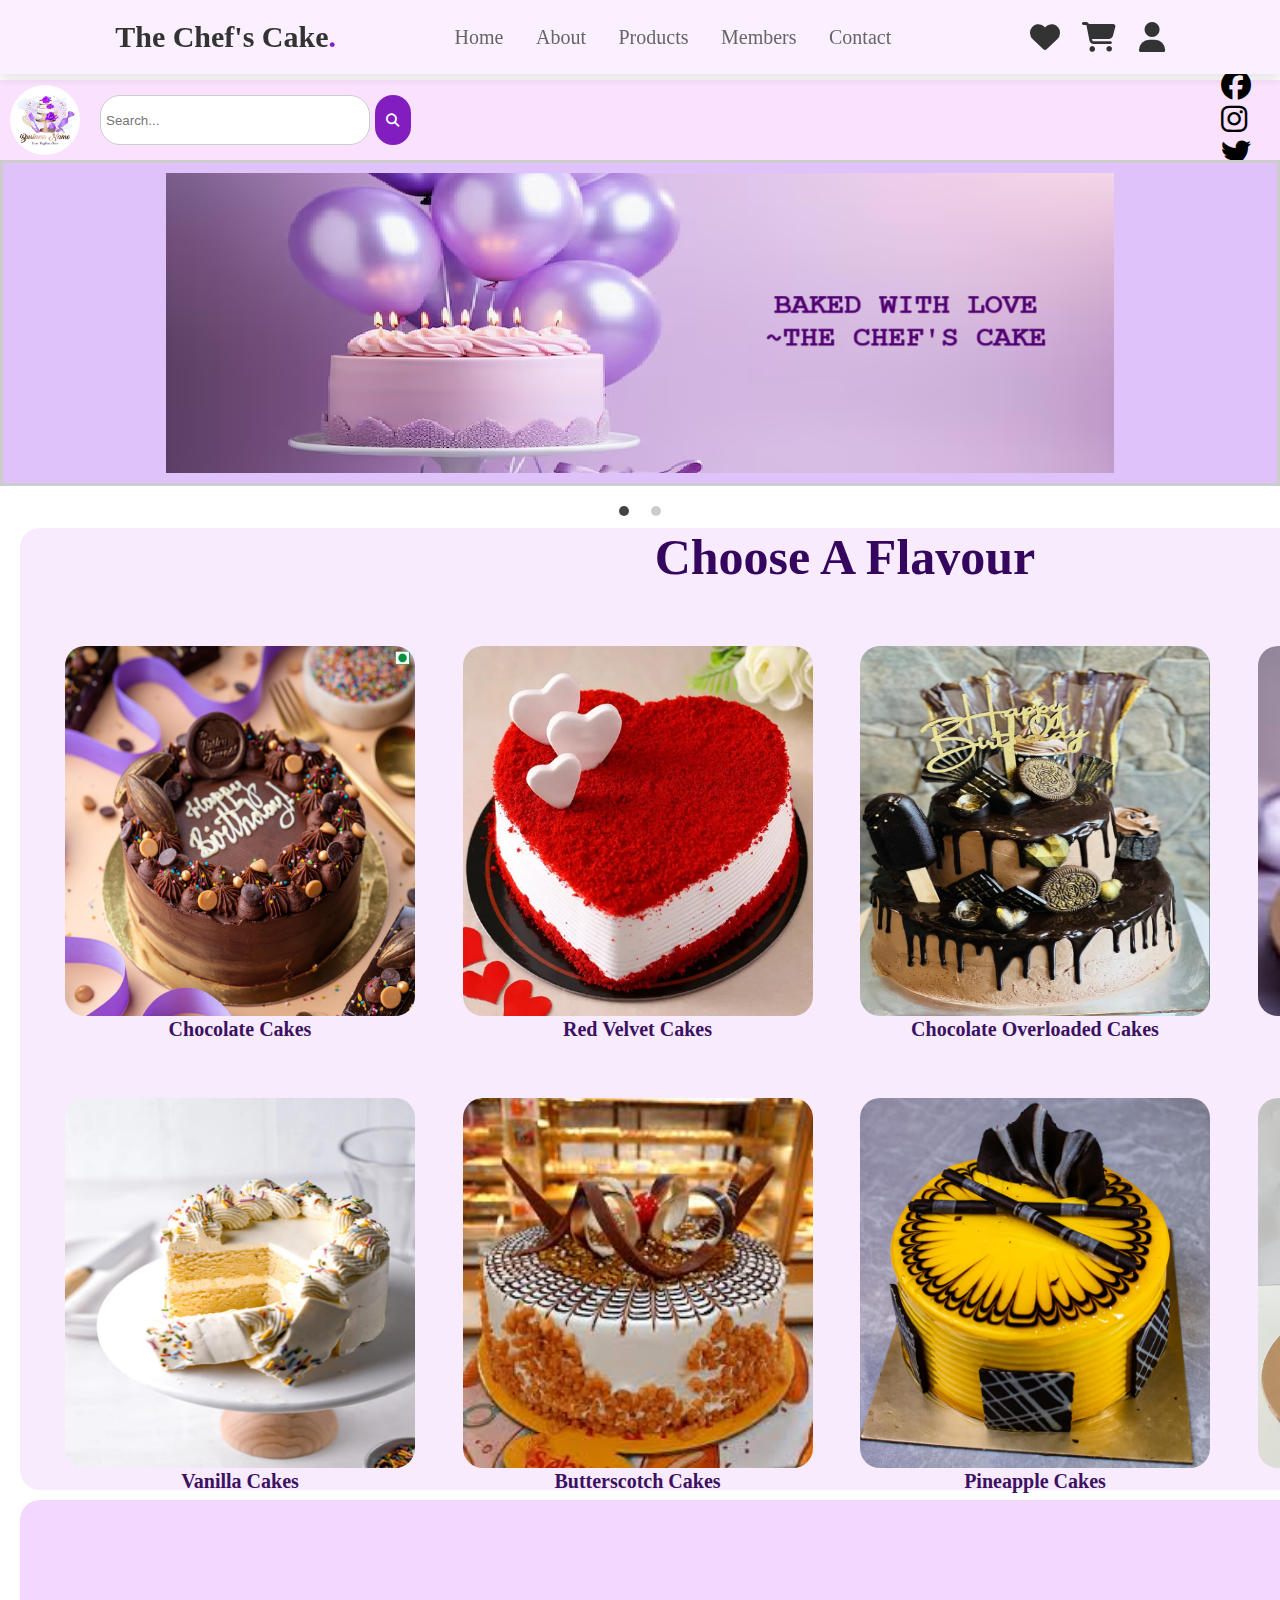
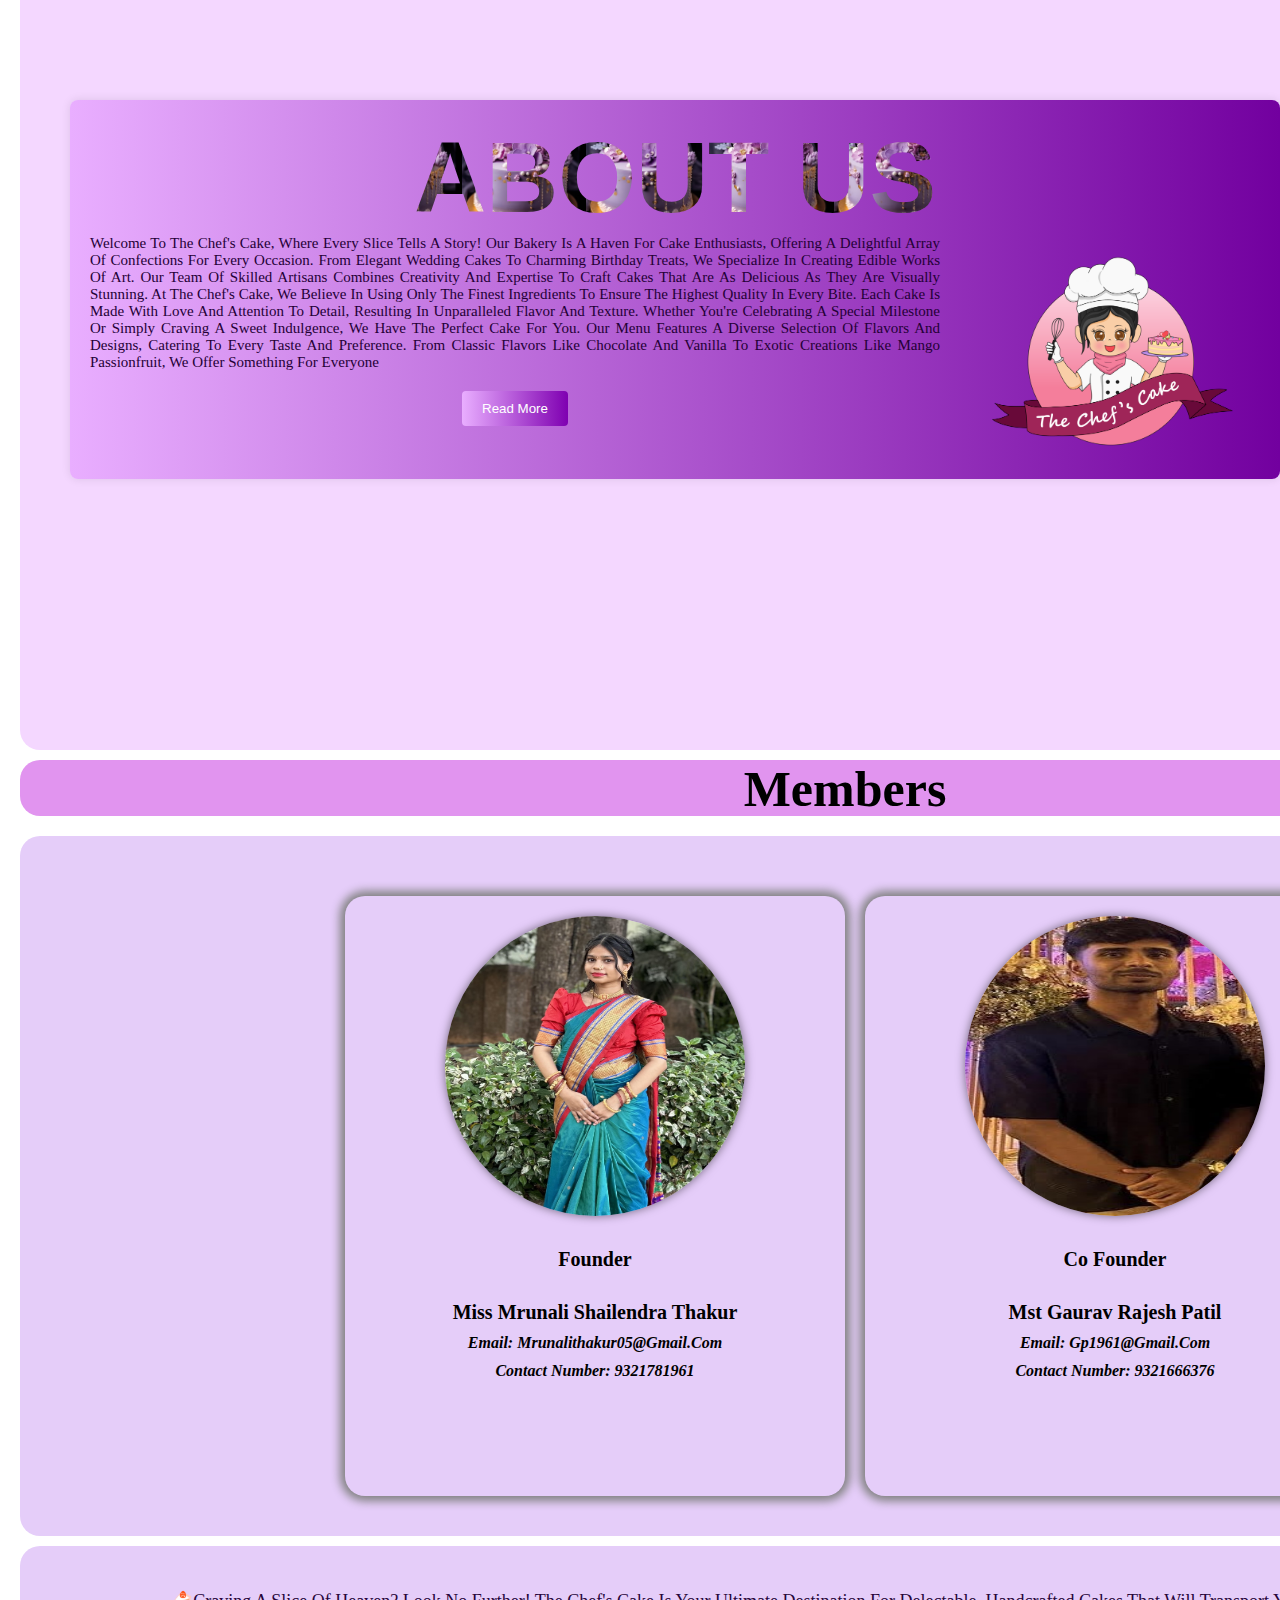
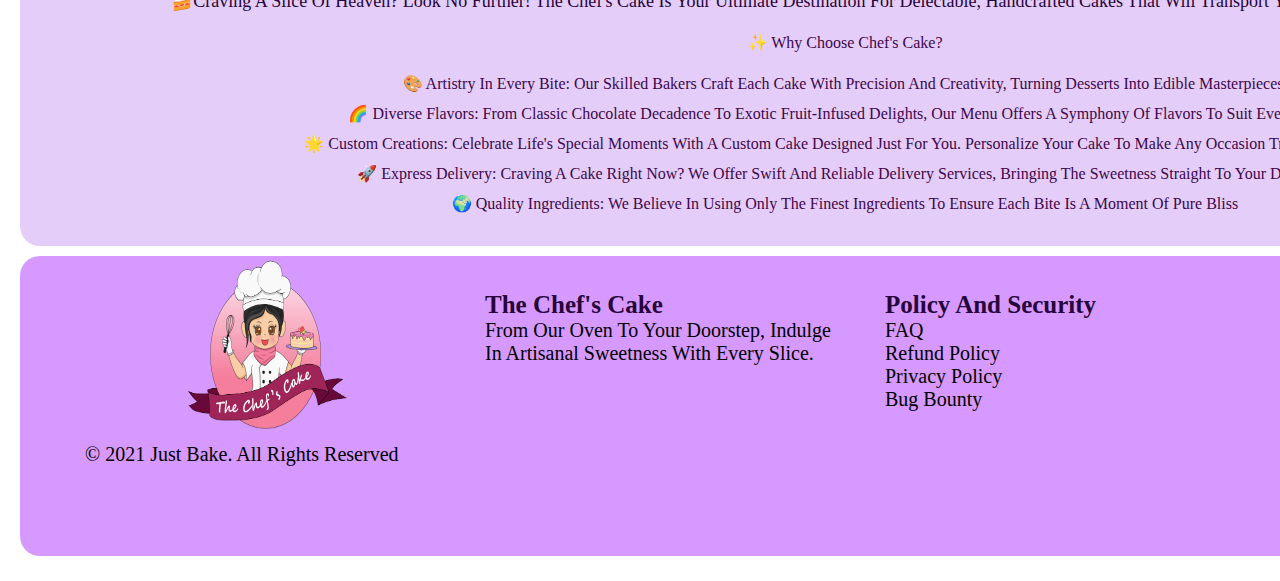
<file: index.html>
<!DOCTYPE html>
<html lang="en">
<head>
    <meta charset="UTF-8">
    <meta name="viewport" content="width=device-width, initial-scale=1.0">
    <title>Books Mrunali</title>
    <link rel="stylesheet" href="styless.css">
    <link rel="stylesheet" href="https://cdnjs.cloudflare.com/ajax/libs/font-awesome/6.5.2/css/all.min.css">

</head>
<body>
    <header>

        <input type="checkbox" name="" id="toggler">
        <label for="toggler" class="fas fa-bars"></label>
        <a href="#" class="logo">the chef's cake<span>.</span></a>

        <nav class="navbar">
            <a href="#home">home</a>
            <a href="#end2">about</a>
            <a href="#products">products</a>
            <a href="#member">members</a>
            <a href="contact">contact</a>
        </nav>

        <div class="icons">
           <a href="#" class="fas fa-heart"></a> 
           <a href="#" class="fas fa-shopping-cart"></a> 
           <a href="#" class="fas fa-user"></a> 

        </div>
    </header>

    <div class="secondary-navbar"> 
        <img src="shop.webp" >
        <input type="text" placeholder="Search...">
    <button><i class="fa fa-search" id="search"></i></button>
    <div class="social-icons">
        <i class="fab fa-facebook"></i>
        <i class="fab fa-instagram"></i>
        <i class="fab fa-twitter"></i>
    </div>
    </div>

    <div id="slider">
        <input type="radio" name="slider" id="slide1" checked>
        <input type="radio" name="slider" id="slide2">
        <input type="radio" name="slider" id="slide3">
        <input type="radio" name="slider" id="slide4">
        <div id="slides">
           <div id="overflow">
              <div class="inner">
                 <div class="slide slide_1">
                    <div class="slide-content">
                        <img src="slider2.png">
                    </div>
                 </div>
                 <div class="slide slide_2">
                    <div class="slide-content">
                        <img src="sliderimg.png">
    
                    </div>
                 </div>
                
                 
              </div>
           </div>
        </div>
        <div id="controls">
           <label for="slide1"></label>
           <label for="slide2"></label>
           
        </div>
        <div id="bullets">
           <label for="slide1"></label>
           <label for="slide2"></label>
           
        </div>
     </div>
 
     <div class="cake1" id="products">
        <h1 id="h1">Choose a flavour</h1>
        <a href="chocolatecake.html">
         <div class="divCat1" >
             <img src="chocolatecake.png" >
             <figcaption>Chocolate Cakes</figcaption>
         </div>
        </a>
         
        <a href="redvelvet.html">  <div class="divCat1">
         <img src="Red_Velvet_Cake_03.webp" href="redvelvet.html">
         <figcaption>Red Velvet Cakes</figcaption>
     </div></a>
       
     <a href="overload.html"> <div class="divCat1">
         <img src="overload.jpg" href="overload.html">
         <figcaption>Chocolate Overloaded Cakes</figcaption>
     </div></a>
       
        <a href="customized.html">
         <div class="divCat1">
             <img src="customized.jpeg" href="customized.html">
             <figcaption>Customized Cakes</figcaption>
         </div>
        </a>
         
     
         <div class="divCat1">
             <img src="vanilla.webp">
             <figcaption>Vanilla Cakes</figcaption>
         </div>
         <div class="divCat1">
             <img src="butter.jpeg">
             <figcaption>Butterscotch Cakes</figcaption>
         </div>
         <div class="divCat1">
             <img src="pineapple.jpg">
             <figcaption>Pineapple Cakes</figcaption>
         </div>
         
         <div class="divCat1">
             <img src="truffle.jpg">
             <figcaption>Truffle Cakes</figcaption>
         </div>
      </div>  
      
      <div class="end2" id="end2">
        <div class="container">
           <div class="text-img">ABOUT US</div>
           <p>
               <img class="img"src="chef.png" alt="Cake">
               Welcome to The Chef's Cake, where every slice tells a story! Our bakery is a haven for cake enthusiasts, offering a delightful array of confections for every occasion. From elegant wedding cakes to charming birthday treats, we specialize in creating edible works of art. Our team of skilled artisans combines creativity and expertise to craft cakes that are as delicious as they are visually stunning. At The Chef's Cake, we believe in using only the finest ingredients to ensure the highest quality in every bite. Each cake is made with love and attention to detail, resulting in unparalleled flavor and texture. Whether you're celebrating a special milestone or simply craving a sweet indulgence, we have the perfect cake for you. Our menu features a diverse selection of flavors and designs, catering to every taste and preference. From classic flavors like chocolate and vanilla to exotic creations like mango passionfruit, we offer something for everyone  </p>
           <div class="details">
               <p>   Beyond cakes, we also offer a variety of other desserts and baked goods to satisfy your sweet tooth. We take pride in providing exceptional customer service, ensuring that your experience with us is nothing short of extraordinary. At The Chef's Cake, we believe in making memories one slice at a time. Our cakes are not just desserts; they're edible celebrations that bring joy to every occasion. We understand the importance of your special moments and strive to make them even more memorable with our delicious creations. Whether you're hosting a wedding, birthday party, or corporate event, we can customize cakes to suit your theme and preferences. We also offer delivery services to bring our delectable treats straight to your doorstep. Our commitment to excellence extends beyond taste to presentation, with each cake meticulously decorated to perfection. We are dedicated to exceeding your expectations and making your cake dreams a reality. Join us at The Chef's Cake and indulge in a world of sweetness and delight. Your satisfaction is our top priority, and we look forward to serving you with our delectable creations. Thank you for choosing The Chef's Cake for all your bakery needs!</p>  </div>
           <button class="btn-read-more" onclick="toggleDetails()">Read More</button>
       </div>
       </div>

       <div class="option"> 
        <h1>Members</h1>
     </div>
    
    
    
     <div class="main" id="member">
        <div class="member">
            <img src="mrunali1.jpg"><br>
            <a>Founder</a>
            <a>Miss Mrunali Shailendra Thakur</a>
         <h6>Email: mrunalithakur05@gmail.com</h6>
         <h6>Contact Number: 9321781961</h6>
        </div>
        <div class="member">
            <img src="unnamed.jpg"><br>
            <a>Co Founder</a>
            <a>Mst Gaurav Rajesh Patil</a>
         <h6>Email: gp1961@gmail.com</h6>
         <h6>Contact Number: 9321666376</h6>
            <a></a>
          </div>
      </div>

      <div class="old"><br> <br> <br> <br> 
        <h3>🍰Craving a slice of heaven? Look no further! The Chef's Cake is your ultimate destination for delectable, handcrafted cakes that will transport you to a world of sweetness.🎂
            <br> <br> 
            <h4>✨ Why Choose Chef's Cake?</h4>   <br> <br> 
            <h4>        🎨 Artistry in Every Bite: Our skilled bakers craft each cake with precision and creativity, turning desserts into edible masterpieces.
            </h4> <br>       
            <h4>        🌈 Diverse Flavors: From classic chocolate decadence to exotic fruit-infused delights, our menu offers a symphony of flavors to suit every palate.
            </h4>  <br>       
            <h4>        🌟 Custom Creations: Celebrate life's special moments with a custom cake designed just for you. Personalize your cake to make any occasion truly memorable.
            </h4>  <br>       
            <h4>        🚀 Express Delivery: Craving a cake right now? We offer swift and reliable delivery services, bringing the sweetness straight to your doorstep.
            </h4>  <br>       
            <h4>        🌍 Quality Ingredients: We believe in using only the finest ingredients to ensure each bite is a moment of pure bliss</h3>
            </h4> <br> 
     </div>

     
 <div class="end">
    <div class="copy">
        <img src="chef.png">
        <p>© 2021 Just Bake.
            All Rights Reserved</p>
    </div>

    <div class="copy">
        <h3>The Chef's Cake</h3>
        <p>From our oven to your doorstep, indulge in artisanal sweetness with every slice.</h4>

    </div>
    <div class="copy">
        <h3>Policy and Security</h3>
        <p>
            FAQ<br>
            Refund Policy<br>
            Privacy Policy<br>
            Bug Bounty</p>
    </div>
    <div class="copy">
        <h3>Contact Information</h3>
        <p>+91 9321781961<br> Available Mon-Sun</p>
    </div>
  
 </div>

</body>

<script>
    // JavaScript for automatic slide change
    let currentSlide = 1;
    const totalSlides = 2;

    function changeSlide() {
        if (currentSlide === totalSlides) {
            currentSlide = 1;
        } else {
            currentSlide++;
        }
        document.getElementById(`slide${currentSlide}`).checked = true;
    }

    setInterval(changeSlide, 2000);
     // Change slide every 2 seconds


     function toggleDetails() {
            var details = document.querySelector('.details');
            var btnReadMore = document.querySelector('.btn-read-more');

            if (details.style.display === 'none') {
                details.style.display = 'block';
                btnReadMore.textContent = 'Read Less';
            } else {
                details.style.display = 'none';
                btnReadMore.textContent = 'Read More';
            }
        }


        document.querySelectorAll('a[href^="#"]').forEach(anchor => {
        anchor.addEventListener('click', function (e) {
            e.preventDefault();

            document.querySelector(this.getAttribute('href')).scrollIntoView({
                behavior: 'smooth'
            });
        });
    });
</script>
</html>
</file>
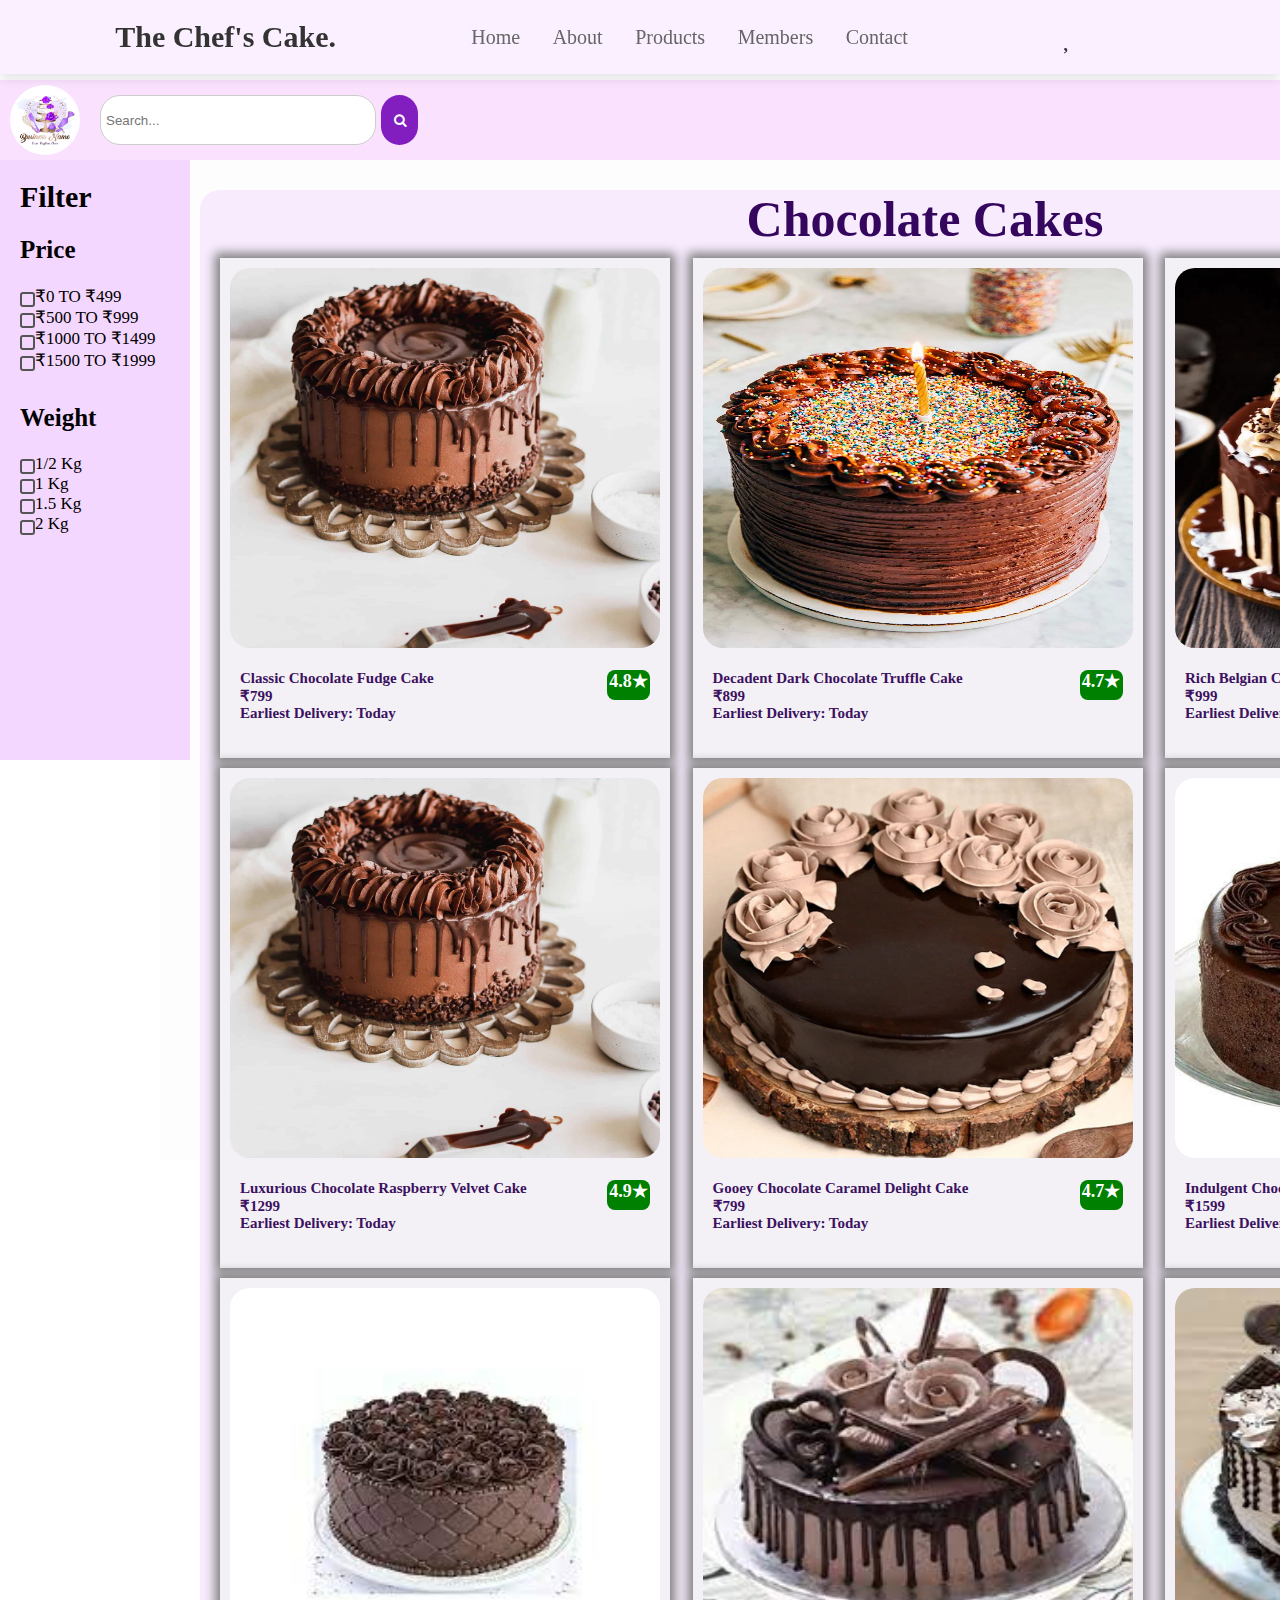
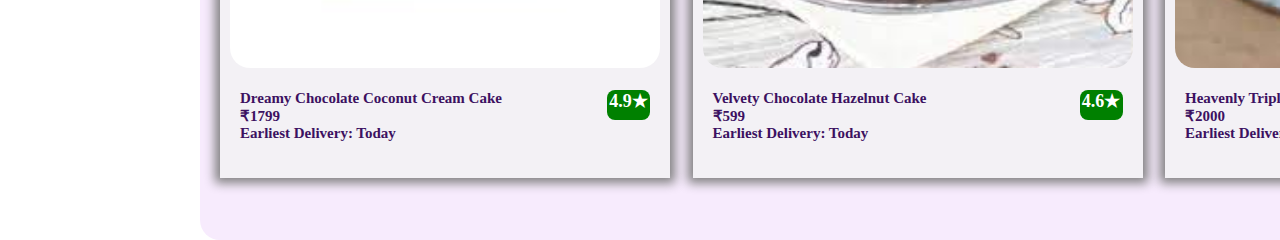
<file: chocolatecake.html>
<!DOCTYPE html>
<html lang="en">
<head>
<meta charset="UTF-8">
<meta name="viewport" content="width=device-width, initial-scale=1.0">
<title>Two Partitions Webpage</title>
<link rel="stylesheet" href="https://cdnjs.cloudflare.com/ajax/libs/font-awesome/4.7.0/css/font-awesome.min.css">
    <link rel="stylesheet" type="text/css" href="https://stackpath.bootstrapcdn.com/font-awesome/4.7.0/css/font-awesome.min.css">
    <link rel="stylesheet" href="https://cdnjs.cloudflare.com/ajax/libs/font-awesome/6.5.1/css/all.min.css"
    integrity="sha512-DTOQO9RWCH3ppGqcWaEA1BIZOC6xxalwEsw9c2QQeAIftl+Vegovlnee1c9QX4TctnWMn13TZye+giMm8e2LwA=="
    crossorigin="anonymous" referrerpolicy="no-referrer" />
    <link rel="stylesheet" href="style.css">
<style>


</style>
</head>
<body>
 

    <header>

        <input type="checkbox" name="" id="toggler">
        <label for="toggler" class="fas fa-bars"></label>
        <a href="#" class="logo">the chef's cake<span>.</span></a>

        <nav class="navbar">
            <a href="index.html">home</a>
            <a href="#end2">about</a>
            <a href="#products">products</a>
            <a href="#member">members</a>
            <a href="contact">contact</a>
        </nav>

        <div class="icons">
           <a href="#" class="fas fa-heart"></a> 
           <a href="#" class="fas fa-shopping-cart"></a> 
           <a href="#" class="fas fa-user"></a> 

        </div>
    </header>

    <div class="secondary-navbar"> 
        <img src="shop.webp" >
        <input type="text" placeholder="Search...">
    <button><i class="fa fa-search" id="search"></i></button>
    <div class="social-icons">
        <i class="fab fa-facebook"></i>
        <i class="fab fa-instagram"></i>
        <i class="fab fa-twitter"></i>
    </div>
    </div>

<div class="container">
    <div class="partition1">
    <h1>Filter</h1><br><br>
    <h3>Price</h3><br><br>
    <input type = "checkbox"><a class="a">₹0 TO ₹499</a> <br>  
    <input type = "checkbox"><a class="a">₹500 TO ₹999   </a> <br>
    <input type = "checkbox"><a class="a">₹1000 TO ₹1499 </a>   <br>
    <input type = "checkbox"><a class="a">₹1500 TO ₹1999</a>   <br>
    <br><br><br>
    <h3>Weight</h3><br><br>
    <input type = "checkbox"><a class="a">1/2 Kg</a> <br>  
    <input type = "checkbox"><a class="a">1 Kg   </a> <br>
    <input type = "checkbox"><a class="a">1.5 Kg </a>   <br>
    <input type = "checkbox"><a class="a">2 Kg</a>   <br>


    </div>
    <div class="partition2">
        <div class="cake1">
            <h1 id="h1">Chocolate Cakes</h1>
            <div class="divCat1">
                <img src="cho1.jpg">
                <figcaption>Classic Chocolate Fudge Cake<br>₹799 <br> Earliest Delivery: Today </figcaption>
                <figcaption class="star">4.8★</figcaption>
            </div>
            
            <div class="divCat1">
                <img src="cho2.webp">
                <figcaption>Decadent Dark Chocolate Truffle Cake<br>₹899 <br> Earliest Delivery: Today </figcaption>
                <figcaption class="star">4.7★</figcaption>
            </div>
            
            <div class="divCat1">
                <img src="cho3.webp">
                <figcaption>Rich Belgian Chocolate Mousse Cake<br>₹999 <br> Earliest Delivery: Today </figcaption>
                <figcaption class="star">4.9★</figcaption>
            </div>
            
            <div class="divCat1">
                <img src="cho6.jpg">
                <figcaption>Luxurious Chocolate Raspberry Velvet Cake<br>₹1299 <br> Earliest Delivery: Today </figcaption>
                <figcaption class="star">4.9★</figcaption>
            </div>
            
            <div class="divCat1">
                <img src="cho7.jpg">
                <figcaption>Gooey Chocolate Caramel Delight Cake<br>₹799 <br> Earliest Delivery: Today </figcaption>
                <figcaption class="star">4.7★</figcaption>
            </div>
            
            <div class="divCat1">
                <img src="cho8.jpg">
                <figcaption>Indulgent Chocolate Peanut Butter Cup Cake<br>₹1599 <br> Earliest Delivery: Today </figcaption>
                <figcaption class="star">4.8★</figcaption>
            </div>
            
            <div class="divCat1">
                <img src="cho9.jpeg">
                <figcaption>Dreamy Chocolate Coconut Cream Cake<br>₹1799 <br> Earliest Delivery: Today </figcaption>
                <figcaption class="star">4.9★</figcaption>
            </div>
            
            <div class="divCat1">
                <img src="cho4.jpeg">
                <figcaption>Velvety Chocolate Hazelnut Cake<br>₹599 <br> Earliest Delivery: Today </figcaption>
                <figcaption class="star">4.6★</figcaption>
            </div>
            
            <div class="divCat1">
                <img src="cho5.jpeg">
                <figcaption>Heavenly Triple Chocolate Layer Cake<br>₹2000 <br> Earliest Delivery: Today </figcaption>
                <figcaption class="star">4.8★</figcaption>
            </div>
            
          </div>
</div>

</body>
</html>
</file>
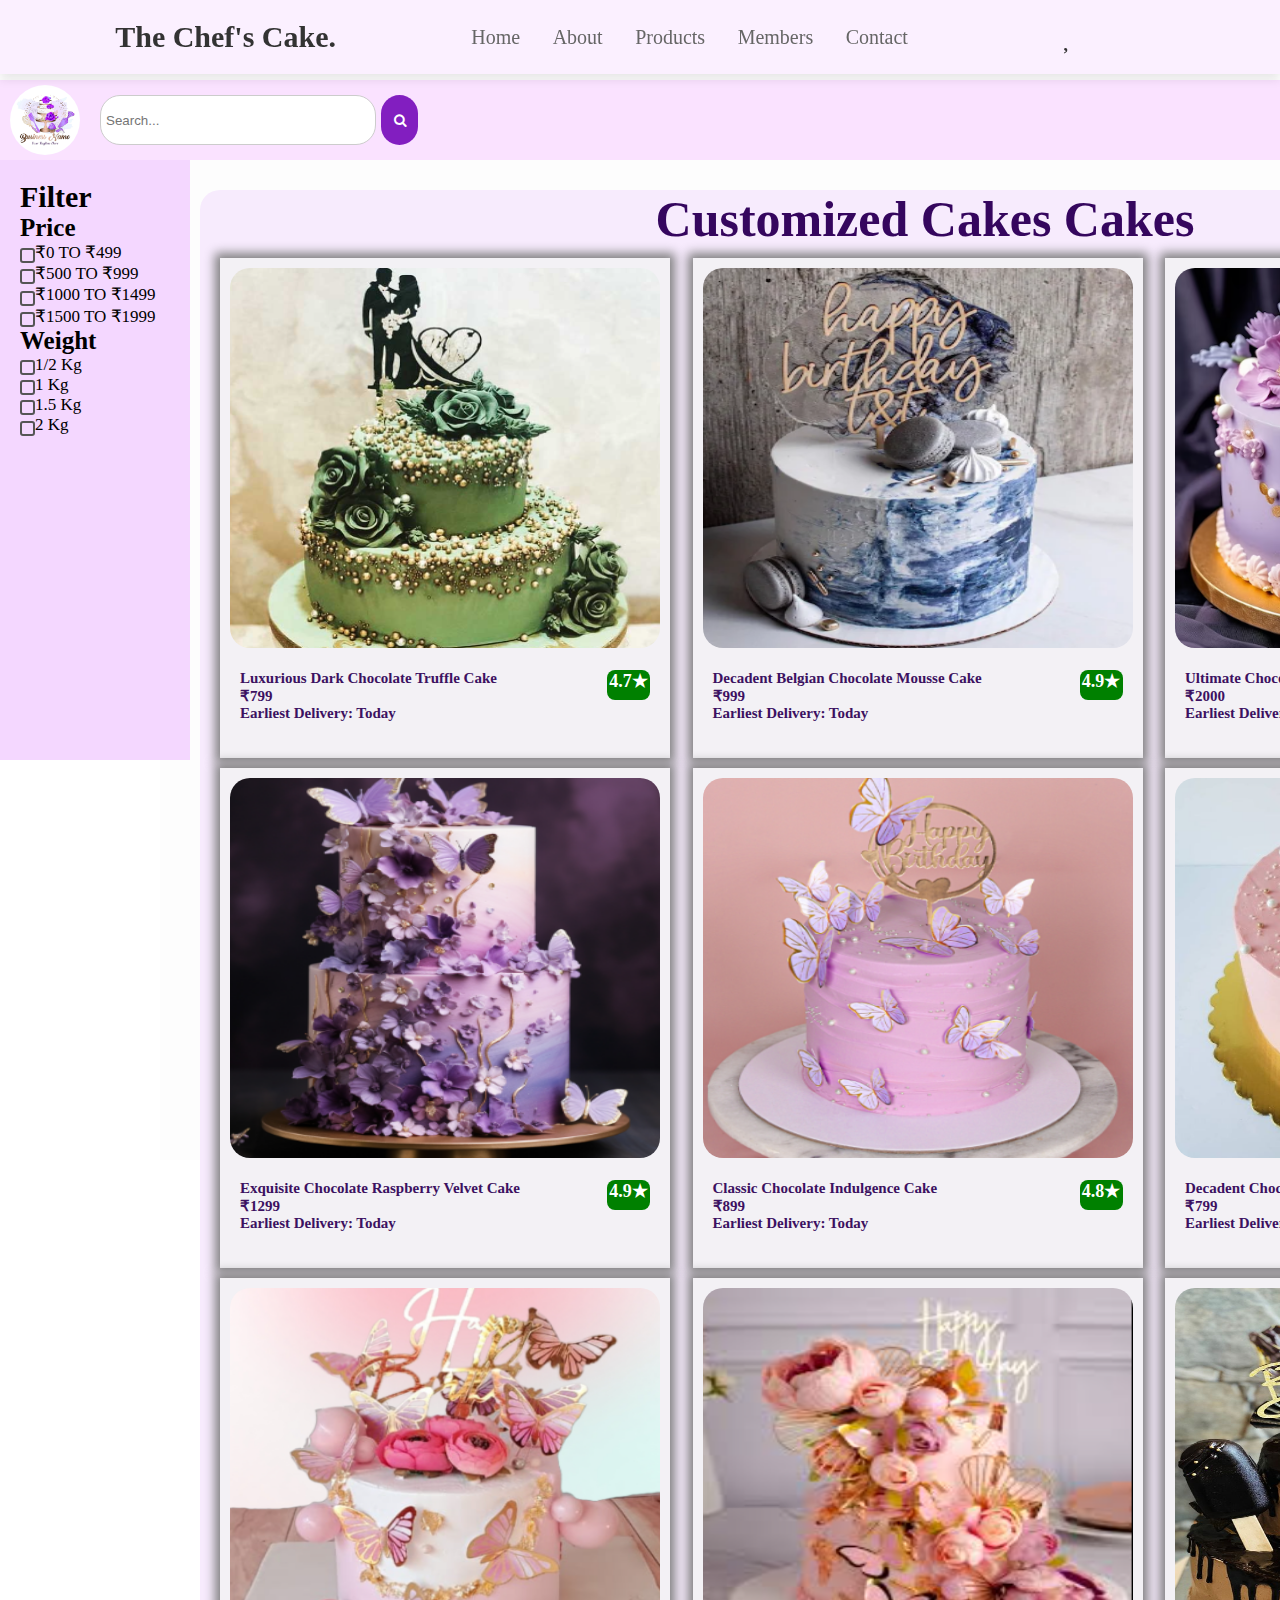
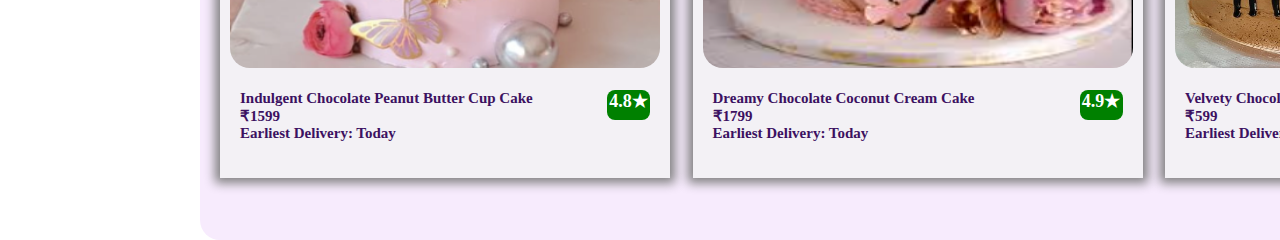
<file: customized.html>
<!DOCTYPE html>
<html lang="en">
<head>
<meta charset="UTF-8">
<meta name="viewport" content="width=device-width, initial-scale=1.0">
<title>Customized</title>
<link rel="stylesheet" href="https://cdnjs.cloudflare.com/ajax/libs/font-awesome/4.7.0/css/font-awesome.min.css">
    <link rel="stylesheet" type="text/css" href="https://stackpath.bootstrapcdn.com/font-awesome/4.7.0/css/font-awesome.min.css">
    <link rel="stylesheet" href="https://cdnjs.cloudflare.com/ajax/libs/font-awesome/6.5.1/css/all.min.css"
    integrity="sha512-DTOQO9RWCH3ppGqcWaEA1BIZOC6xxalwEsw9c2QQeAIftl+Vegovlnee1c9QX4TctnWMn13TZye+giMm8e2LwA=="
    crossorigin="anonymous" referrerpolicy="no-referrer" />
    <link rel="stylesheet" href="style.css">

<style>
   
</style>
</head>
<body>
 

    <header>

        <input type="checkbox" name="" id="toggler">
        <label for="toggler" class="fas fa-bars"></label>
        <a href="#" class="logo">the chef's cake<span>.</span></a>

        <nav class="navbar">
            <a href="index.html">home</a>
            <a href="#end2">about</a>
            <a href="#products">products</a>
            <a href="#member">members</a>
            <a href="contact">contact</a>
        </nav>

        <div class="icons">
           <a href="#" class="fas fa-heart"></a> 
           <a href="#" class="fas fa-shopping-cart"></a> 
           <a href="#" class="fas fa-user"></a> 

        </div>
    </header>

    <div class="secondary-navbar"> 
        <img src="shop.webp" >
        <input type="text" placeholder="Search...">
    <button><i class="fa fa-search" id="search"></i></button>
    <div class="social-icons">
        <i class="fab fa-facebook"></i>
        <i class="fab fa-instagram"></i>
        <i class="fab fa-twitter"></i>
    </div>
    </div>


<div class="container">
    <div class="partition1">
    <h1>Filter</h1>
    <h3>Price</h3>
    <input type = "checkbox"><a class="a">₹0 TO ₹499</a> <br>  
    <input type = "checkbox"><a class="a">₹500 TO ₹999   </a> <br>
    <input type = "checkbox"><a class="a">₹1000 TO ₹1499 </a>   <br>
    <input type = "checkbox"><a class="a">₹1500 TO ₹1999</a>   <br>

    <h3>Weight</h3>
    <input type = "checkbox"><a class="a">1/2 Kg</a> <br>  
    <input type = "checkbox"><a class="a">1 Kg   </a> <br>
    <input type = "checkbox"><a class="a">1.5 Kg </a>   <br>
    <input type = "checkbox"><a class="a">2 Kg</a>   <br>


    </div>
    <div class="partition2">
        <div class="cake1">
            <h1 id="h1">Customized Cakes Cakes</h1>
        
            <div class="divCat1">
                <img src="9.png">
                <figcaption>Luxurious Dark Chocolate Truffle Cake<br>₹799 <br> Earliest Delivery: Today </figcaption>
                <figcaption class="star">4.7★</figcaption>
            </div>
            
            <div class="divCat1">
                <img src="8.png">
                <figcaption>Decadent Belgian Chocolate Mousse Cake<br>₹999 <br> Earliest Delivery: Today </figcaption>
                <figcaption class="star">4.9★</figcaption>
            </div>
            
            <div class="divCat1">
                <img src="1.png">
                <figcaption>Ultimate Chocolate Overload Cake<br>₹2000 <br> Earliest Delivery: Today </figcaption>
                <figcaption class="star">4.5★</figcaption>
            </div>
            
            <div class="divCat1">
                <img src="3.png">
                <figcaption>Exquisite Chocolate Raspberry Velvet Cake<br>₹1299 <br> Earliest Delivery: Today </figcaption>
                <figcaption class="star">4.9★</figcaption>
            </div>
            
            <div class="divCat1">
                <img src="4.png">
                <figcaption>Classic Chocolate Indulgence Cake<br>₹899 <br> Earliest Delivery: Today </figcaption>
                <figcaption class="star">4.8★</figcaption>
            </div>
            
            <div class="divCat1">
                <img src="5.png">
                <figcaption>Decadent Chocolate Caramel Delight Cake<br>₹799 <br> Earliest Delivery: Today </figcaption>
                <figcaption class="star">4.7★</figcaption>
            </div>
            
            <div class="divCat1">
                <img src="6.png">
                <figcaption>Indulgent Chocolate Peanut Butter Cup Cake<br>₹1599 <br> Earliest Delivery: Today </figcaption>
                <figcaption class="star">4.8★</figcaption>
            </div>
            
            <div class="divCat1">
                <img src="7.png">
                <figcaption>Dreamy Chocolate Coconut Cream Cake<br>₹1799 <br> Earliest Delivery: Today </figcaption>
                <figcaption class="star">4.9★</figcaption>
            </div>
            
            <div class="divCat1">
                <img src="overload.jpg">
                <figcaption>Velvety Chocolate Hazelnut Cake<br>₹599 <br> Earliest Delivery: Today </figcaption>
                <figcaption class="star">4.6★</figcaption>
            </div>
            
            
       
          </div>
</div>

</body>
</html>
</file>
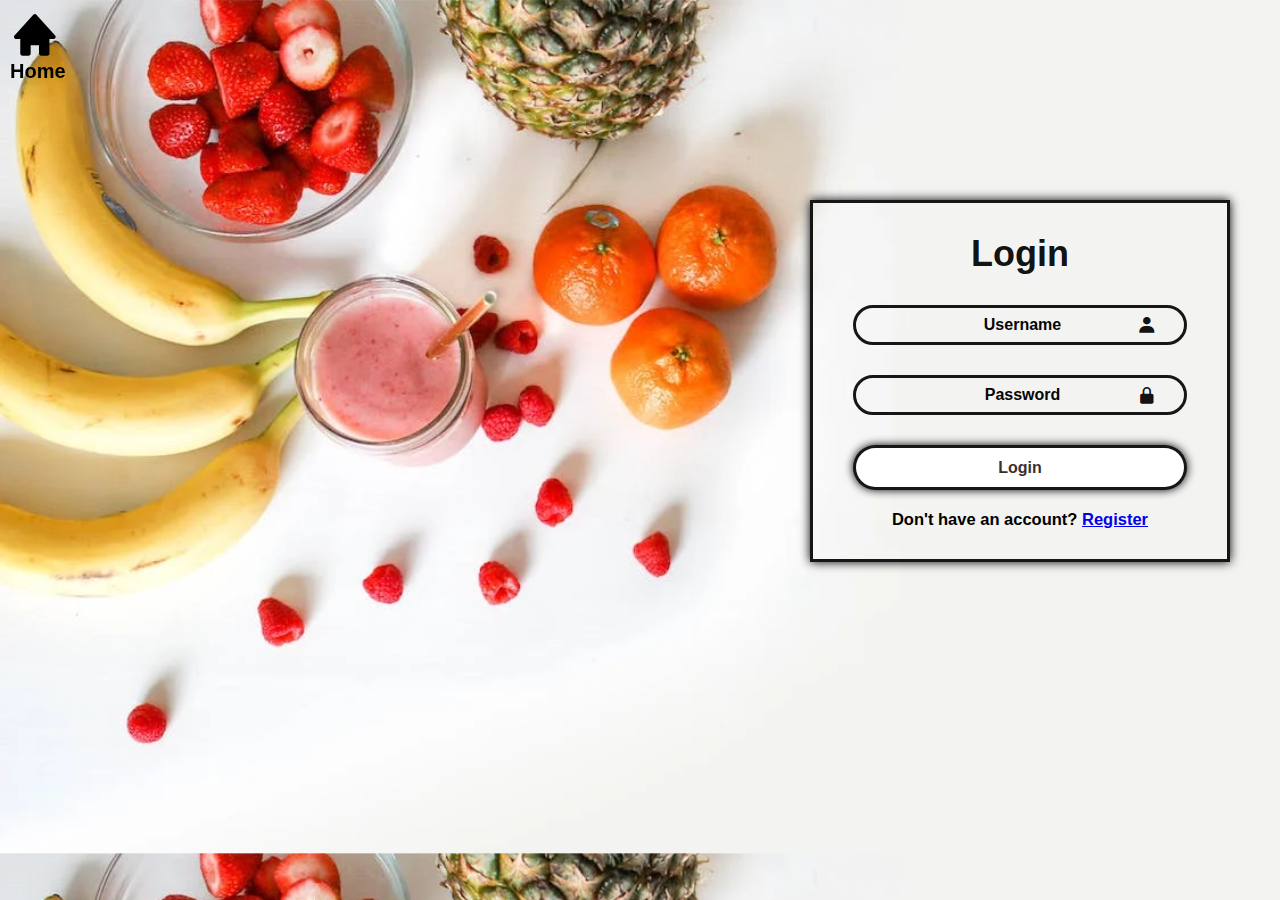
<file: login.html>
<!DOCTYPE html>
<html lang="en">
<head>
    <meta charset="UTF-8">
    <meta name="viewport" content="width=device-width, initial-scale=1.0">
    <title>Login</title>
    <link rel="stylesheet" href="login.css">
    <link href='https://unpkg.com/boxicons@2.1.4/css/boxicons.min.css' rel='stylesheet'></head>
<body>
    <i src="http://127.0.0.1:5500/frontpage.html" class='bx bxs-home' id="i"></i>
    <h6 id="text">Home</h6>    
   <div class="wrapper">
    <form  name="login"  method="post" action="login.php" >
        <h1>Login</h1>
        <div class="input-box">
            <i class='bx bxs-user'></i>            
            <input type="text" id="Username" placeholder="Username" name="username" required>
        </div>
        <div class="input-box">
            <input type="password" placeholder="Password" name="password" id="password" required>
            <i class='bx bxs-lock-alt' ></i>        </div>
       <button type="submit" class="btm" value="register" >Login</button>
       <div class="register-link">
        <p>Don't have an account? <a href="register.html">Register</a></p>
       </div>
    </form>
   </div>
</body>

<script>
    function validateform(){
         var name= document.login.name.value;
         var password= document.login.password.value;
        // var name = document.login.getElementById('Username').value;
        // var password = document.login.getElementById('Password').value;


        if (name==null || name==""){
            alert("name can't be blank");
            return false;
            // document.getElementById("req1").innerHTML = "*Username required";
            // Username.focus();
        }
        else if(password.length<6){
            alert(document.getElementById("Username").value +", Password must be atleast 6 characters");
            return false;
        }
        else{
            alert(document.getElementById("Username").value  + ", Login successful!");
            return false;
        }

       
    }


   
</script>
</html>
</file>
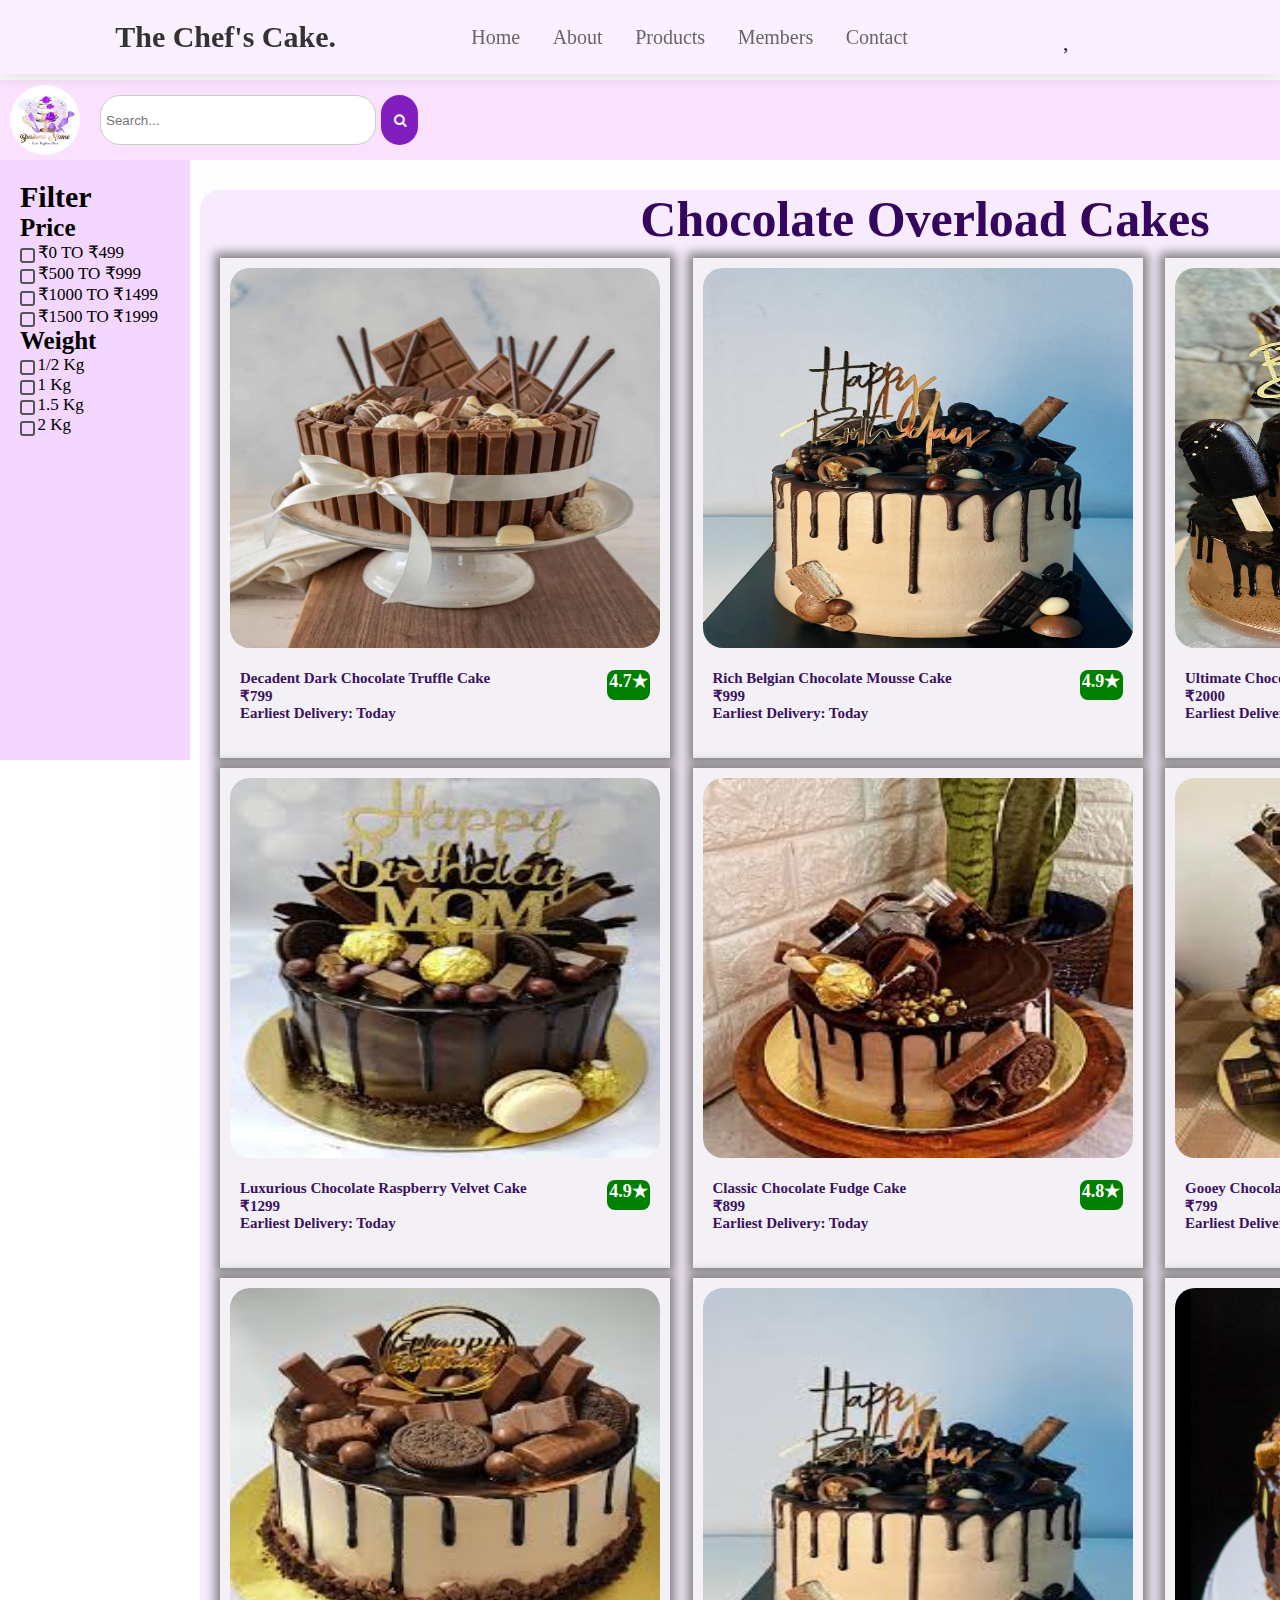
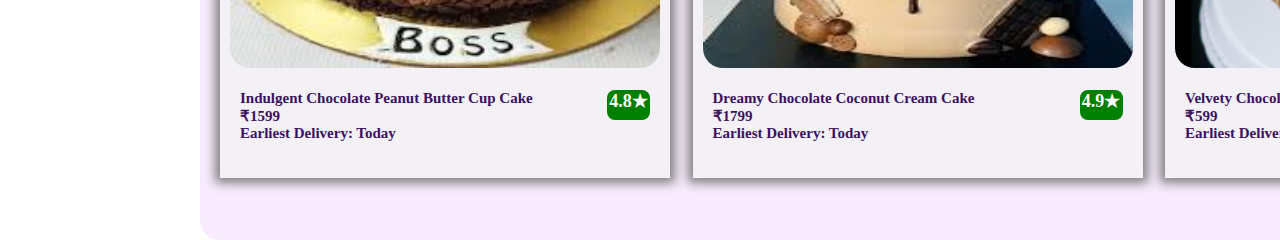
<file: overload.html>
<!DOCTYPE html>
<html lang="en">
<head>
<meta charset="UTF-8">
<meta name="viewport" content="width=device-width, initial-scale=1.0">
<title>Two Partitions Webpage</title>
<link rel="stylesheet" href="https://cdnjs.cloudflare.com/ajax/libs/font-awesome/4.7.0/css/font-awesome.min.css">
    <link rel="stylesheet" type="text/css" href="https://stackpath.bootstrapcdn.com/font-awesome/4.7.0/css/font-awesome.min.css">
    <link rel="stylesheet" href="https://cdnjs.cloudflare.com/ajax/libs/font-awesome/6.5.1/css/all.min.css"
    integrity="sha512-DTOQO9RWCH3ppGqcWaEA1BIZOC6xxalwEsw9c2QQeAIftl+Vegovlnee1c9QX4TctnWMn13TZye+giMm8e2LwA=="
    crossorigin="anonymous" referrerpolicy="no-referrer" />
    <link rel="stylesheet" href="style.css"

<style>
  
</style>
</head>
<body>
 

    <header>

        <input type="checkbox" name="" id="toggler">
        <label for="toggler" class="fas fa-bars"></label>
        <a href="#" class="logo">the chef's cake<span>.</span></a>

        <nav class="navbar">
            <a href="index.html">home</a>
            <a href="#end2">about</a>
            <a href="#products">products</a>
            <a href="#member">members</a>
            <a href="contact">contact</a>
        </nav>

        <div class="icons">
           <a href="#" class="fas fa-heart"></a> 
           <a href="#" class="fas fa-shopping-cart"></a> 
           <a href="#" class="fas fa-user"></a> 

        </div>
    </header>

    <div class="secondary-navbar"> 
        <img src="shop.webp" >
        <input type="text" placeholder="Search...">
    <button><i class="fa fa-search" id="search"></i></button>
    <div class="social-icons">
        <i class="fab fa-facebook"></i>
        <i class="fab fa-instagram"></i>
        <i class="fab fa-twitter"></i>
    </div>
    </div>

<div class="container">
    <div class="partition1">
        <h1>Filter</h1>
        <h3>Price</h3>
        <label><input type="checkbox" value="0-499"> <a class="a">₹0 TO ₹499</a></label> <br>
        <label><input type="checkbox" value="500-999"> <a class="a">₹500 TO ₹999</a></label> <br>
        <label><input type="checkbox" value="1000-1499"> <a class="a">₹1000 TO ₹1499</a></label> <br>
        <label><input type="checkbox" value="1500-1999"> <a class="a">₹1500 TO ₹1999</a></label> <br>
    
        <h3>Weight</h3>
        <label><input type="checkbox" value="0.5"> <a class="a">1/2 Kg</a></label> <br>
        <label><input type="checkbox" value="1"> <a class="a">1 Kg</a></label> <br>
        <label><input type="checkbox" value="1.5"> <a class="a">1.5 Kg</a></label> <br>
        <label><input type="checkbox" value="2"> <a class="a">2 Kg</a></label> <br>
    </div>
    
    <div class="partition2">
        <div class="cake1">
            <h1 id="h1">Chocolate Overload Cakes</h1>
        
            
            <div class="divCat1">
                <img src="co1.jpg">
                <figcaption>Decadent Dark Chocolate Truffle Cake<br>₹799 <br> Earliest Delivery: Today </figcaption>
                <figcaption class="star">4.7★</figcaption>
            </div>
            
            <div class="divCat1">
                <img src="co2.jpg">
                <figcaption>Rich Belgian Chocolate Mousse Cake<br>₹999 <br> Earliest Delivery: Today </figcaption>
                <figcaption class="star">4.9★</figcaption>
            </div>
            <div class="divCat1">
                <img src="overload.jpg">
                <figcaption>Ultimate Chocolate Overload Cake<br>₹2000 <br> Earliest Delivery: Today </figcaption>
                <figcaption class="star">4.5★</figcaption>
            </div>
            <div class="divCat1">
                <img src="co3.jpeg">
                <figcaption>Luxurious Chocolate Raspberry Velvet Cake<br>₹1299 <br> Earliest Delivery: Today </figcaption>
                <figcaption class="star">4.9★</figcaption>
            </div>
            
            <div class="divCat1">
                <img src="co4.jpeg">
                <figcaption>Classic Chocolate Fudge Cake<br>₹899 <br> Earliest Delivery: Today </figcaption>
                <figcaption class="star">4.8★</figcaption>
            </div>
            
            <div class="divCat1">
                <img src="co5.jpeg">
                <figcaption>Gooey Chocolate Caramel Delight Cake<br>₹799 <br> Earliest Delivery: Today </figcaption>
                <figcaption class="star">4.7★</figcaption>
            </div>
            
            <div class="divCat1">
                <img src="co6.jpeg">
                <figcaption>Indulgent Chocolate Peanut Butter Cup Cake<br>₹1599 <br> Earliest Delivery: Today </figcaption>
                <figcaption class="star">4.8★</figcaption>
            </div>
            
            <div class="divCat1">
                <img src="co7.jpeg.crdownload">
                <figcaption>Dreamy Chocolate Coconut Cream Cake<br>₹1799 <br> Earliest Delivery: Today </figcaption>
                <figcaption class="star">4.9★</figcaption>
            </div>
            
            <div class="divCat1">
                <img src="co8.png">
                <figcaption>Velvety Chocolate Hazelnut Cake<br>₹599 <br> Earliest Delivery: Today </figcaption>
                <figcaption class="star">4.6★</figcaption>
            </div>
            
        
            
       
          </div>
</div>
<script>
    // Get all checkbox inputs
    const checkboxes = document.querySelectorAll('input[type="checkbox"]');

    // Add event listener to each checkbox
    checkboxes.forEach(checkbox => {
        checkbox.addEventListener('change', function() {
            // Get the value of the selected checkbox
            const selectedValue = this.value;

            // Get all cake divs
            const cakes = document.querySelectorAll('.divCat1');

            // Hide all cakes
            cakes.forEach(cake => {
                cake.style.display = 'none';
            });

            // Show cakes within the selected price range
            cakes.forEach(cake => {
                const price = parseInt(cake.querySelector('figcaption').innerText.split('₹')[1]);
                if (selectedValue === '0-499' && price >= 0 && price <= 499) {
                    cake.style.display = 'block';
                } else if (selectedValue === '500-999' && price >= 500 && price <= 999) {
                    cake.style.display = 'block';
                } else if (selectedValue === '1000-1499' && price >= 1000 && price <= 1499) {
                    cake.style.display = 'block';
                } else if (selectedValue === '1500-1999' && price >= 1500 && price <= 1999) {
                    cake.style.display = 'block';
                }
            });
        });
    });
</script>


</body>
</html>
</file>
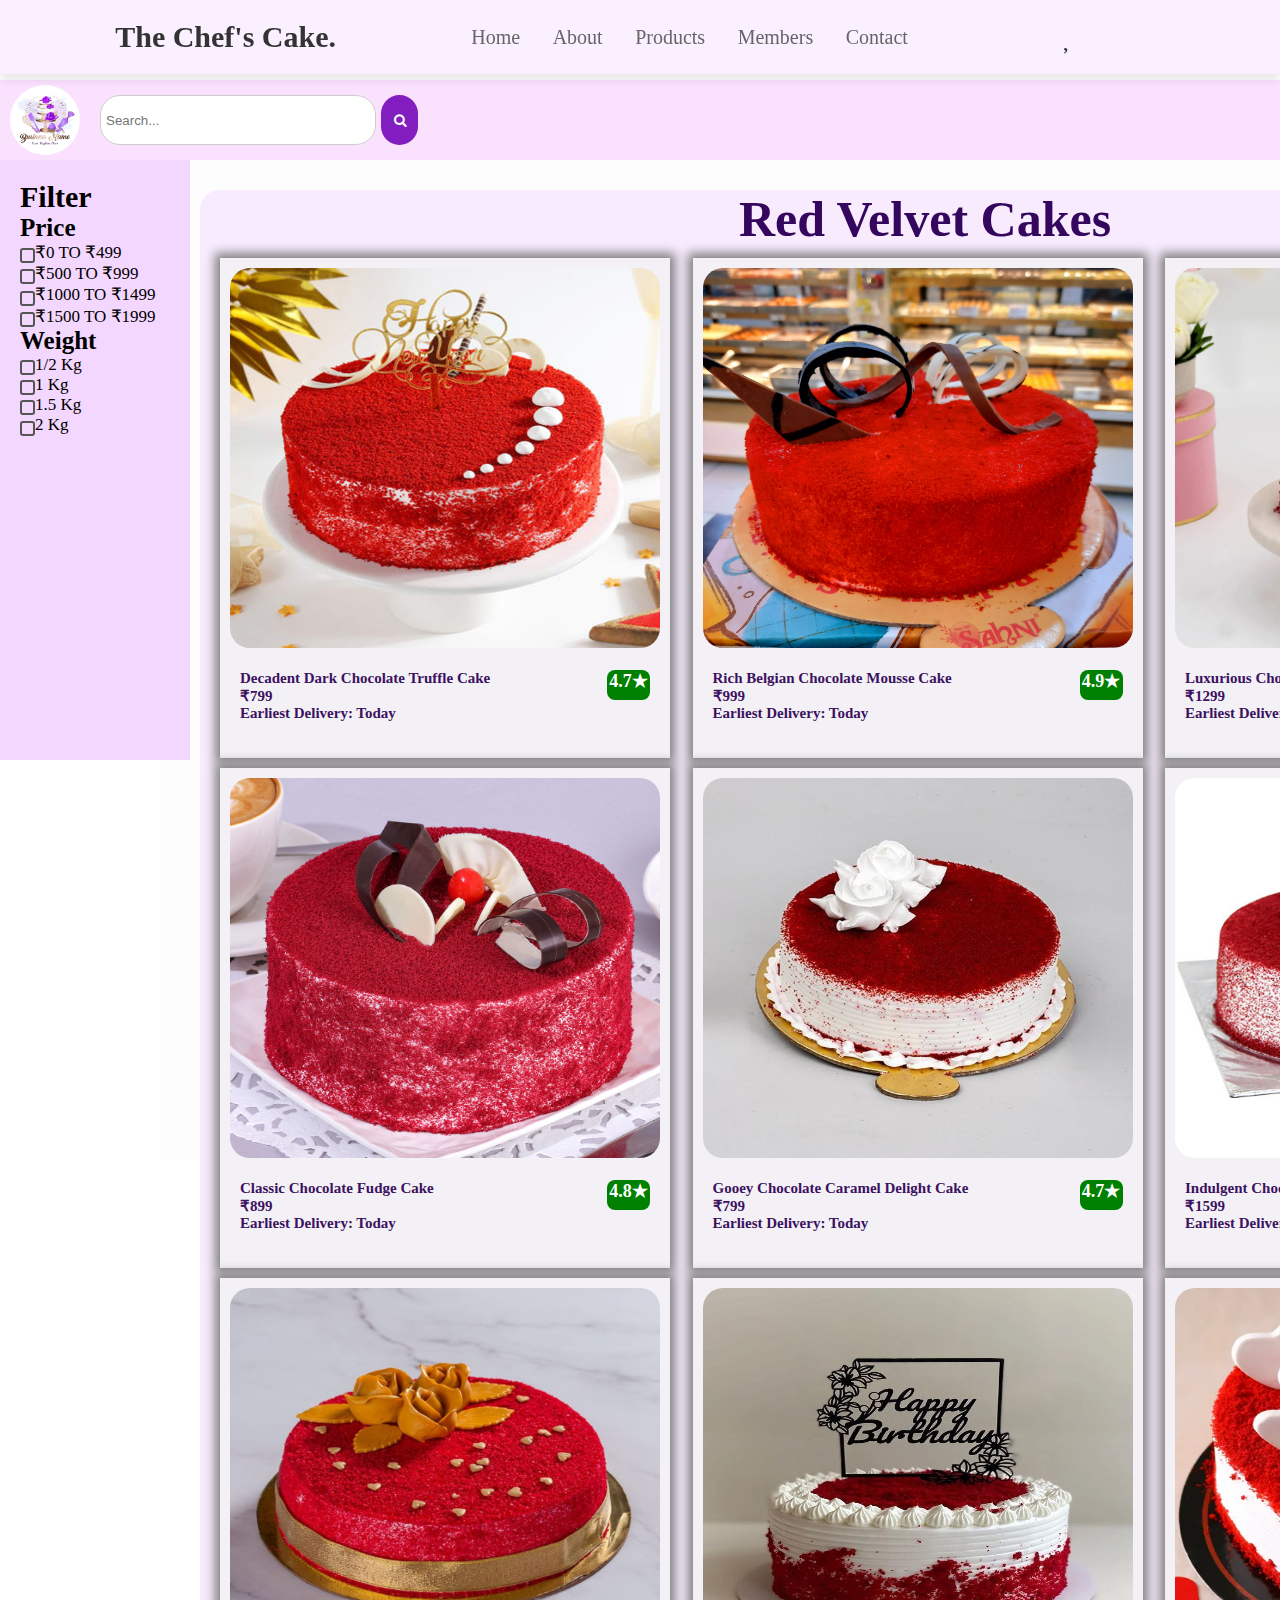
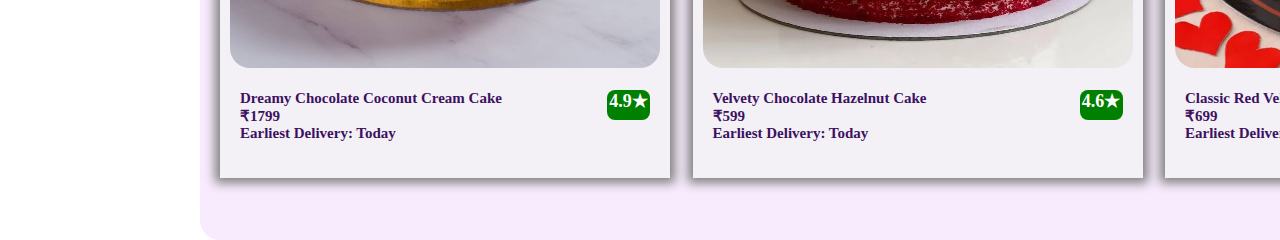
<file: redvelvet.html>
<!DOCTYPE html>
<html lang="en">
<head>
<meta charset="UTF-8">
<meta name="viewport" content="width=device-width, initial-scale=1.0">
<title>Two Partitions Webpage</title>
<link rel="stylesheet" href="https://cdnjs.cloudflare.com/ajax/libs/font-awesome/4.7.0/css/font-awesome.min.css">
    <link rel="stylesheet" type="text/css" href="https://stackpath.bootstrapcdn.com/font-awesome/4.7.0/css/font-awesome.min.css">
    <link rel="stylesheet" href="https://cdnjs.cloudflare.com/ajax/libs/font-awesome/6.5.1/css/all.min.css"
    integrity="sha512-DTOQO9RWCH3ppGqcWaEA1BIZOC6xxalwEsw9c2QQeAIftl+Vegovlnee1c9QX4TctnWMn13TZye+giMm8e2LwA=="
    crossorigin="anonymous" referrerpolicy="no-referrer" />
<link rel="stylesheet" href="style.css">
<style>
   
</style>
</head>
<body>
 

    <header>

        <input type="checkbox" name="" id="toggler">
        <label for="toggler" class="fas fa-bars"></label>
        <a href="#" class="logo">the chef's cake<span>.</span></a>

        <nav class="navbar">
            <a href="index.html">home</a>
            <a href="#end2">about</a>
            <a href="#products">products</a>
            <a href="#member">members</a>
            <a href="contact">contact</a>
        </nav>

        <div class="icons">
           <a href="#" class="fas fa-heart"></a> 
           <a href="#" class="fas fa-shopping-cart"></a> 
           <a href="#" class="fas fa-user"></a> 

        </div>
    </header>

    <div class="secondary-navbar"> 
        <img src="shop.webp" >
        <input type="text" placeholder="Search...">
    <button><i class="fa fa-search" id="search"></i></button>
    <div class="social-icons">
        <i class="fab fa-facebook"></i>
        <i class="fab fa-instagram"></i>
        <i class="fab fa-twitter"></i>
    </div>
    </div>

<div class="container">
    <div class="partition1">
    <h1>Filter</h1>
    <h3>Price</h3>
    <input type = "checkbox"><a class="a">₹0 TO ₹499</a> <br>  
    <input type = "checkbox"><a class="a">₹500 TO ₹999   </a> <br>
    <input type = "checkbox"><a class="a">₹1000 TO ₹1499 </a>   <br>
    <input type = "checkbox"><a class="a">₹1500 TO ₹1999</a>   <br>

    <h3>Weight</h3>
    <input type = "checkbox"><a class="a">1/2 Kg</a> <br>  
    <input type = "checkbox"><a class="a">1 Kg   </a> <br>
    <input type = "checkbox"><a class="a">1.5 Kg </a>   <br>
    <input type = "checkbox"><a class="a">2 Kg</a>   <br>


    </div>
    <div class="partition2">
        <div class="cake1">
            <h1 id="h1">Red Velvet Cakes</h1>
        
            
            <div class="divCat1">
                <img src="r2.jpg">
                <figcaption>Decadent Dark Chocolate Truffle Cake<br>₹799 <br> Earliest Delivery: Today </figcaption>
                <figcaption class="star">4.7★</figcaption>
            </div>
            
            <div class="divCat1">
                <img src="r3.webp">
                <figcaption>Rich Belgian Chocolate Mousse Cake<br>₹999 <br> Earliest Delivery: Today </figcaption>
                <figcaption class="star">4.9★</figcaption>
            </div>
            
            <div class="divCat1">
                <img src="r4.webp">
                <figcaption>Luxurious Chocolate Raspberry Velvet Cake<br>₹1299 <br> Earliest Delivery: Today </figcaption>
                <figcaption class="star">4.9★</figcaption>
            </div>
            
            <div class="divCat1">
                <img src="r1.jpeg">
                <figcaption>Classic Chocolate Fudge Cake<br>₹899 <br> Earliest Delivery: Today </figcaption>
                <figcaption class="star">4.8★</figcaption>
            </div>
            
            <div class="divCat1">
                <img src="r5.jpg">
                <figcaption>Gooey Chocolate Caramel Delight Cake<br>₹799 <br> Earliest Delivery: Today </figcaption>
                <figcaption class="star">4.7★</figcaption>
            </div>
            
            <div class="divCat1">
                <img src="r6.jpeg">
                <figcaption>Indulgent Chocolate Peanut Butter Cup Cake<br>₹1599 <br> Earliest Delivery: Today </figcaption>
                <figcaption class="star">4.8★</figcaption>
            </div>
            
            <div class="divCat1">
                <img src="r7.jpg">
                <figcaption>Dreamy Chocolate Coconut Cream Cake<br>₹1799 <br> Earliest Delivery: Today </figcaption>
                <figcaption class="star">4.9★</figcaption>
            </div>
            
            <div class="divCat1">
                <img src="r8.webp">
                <figcaption>Velvety Chocolate Hazelnut Cake<br>₹599 <br> Earliest Delivery: Today </figcaption>
                <figcaption class="star">4.6★</figcaption>
            </div>
            
            <div class="divCat1">
                <img src="Red_Velvet_Cake_03.webp">
                <figcaption>Classic Red Velvet Cake<br>₹699 <br> Earliest Delivery: Today </figcaption>
                <figcaption class="star">4.5★</figcaption>
            </div>
            
       
          </div>
</div>

</body>
</html>
</file>
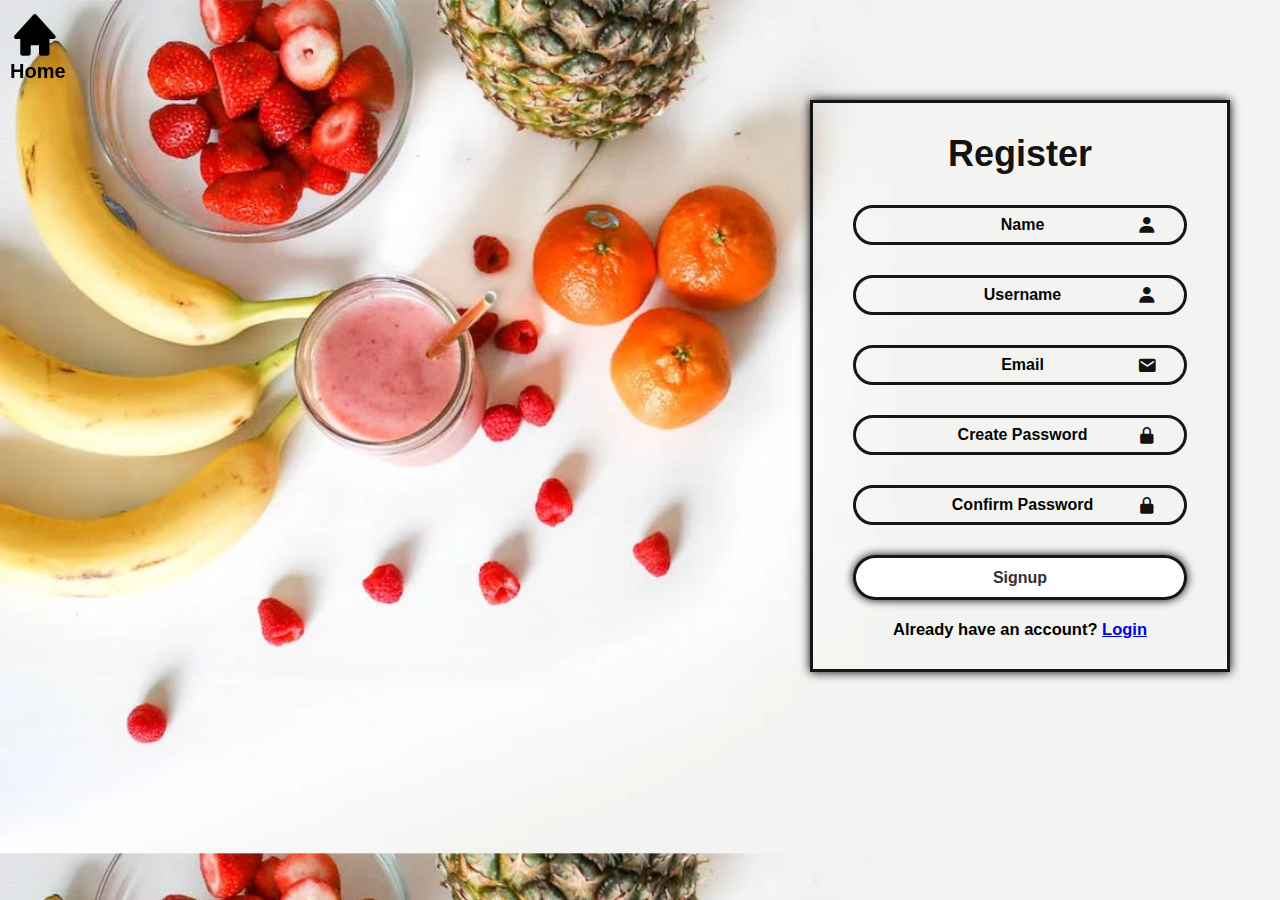
<file: register2.html>
<!DOCTYPE html>
<html lang="en">
<head>
    <meta charset="UTF-8">
    <meta name="viewport" content="width=device-width, initial-scale=1.0">
    <title>Register</title>
    <link rel="stylesheet" href="register.css">
    <script src="https://code.jquery.com/jquery-3.7.1.js" integrity="sha256-eKhayi8LEQwp4NKxN+CfCh+3qOVUtJn3QNZ0TciWLP4=" crossorigin="anonymous"></script>
    <link href='https://unpkg.com/boxicons@2.1.4/css/boxicons.min.css' rel='stylesheet'>
</head>
<body>
<i src="http://127.0.0.1:5500/frontpage.html" class='bx bxs-home' id="i"></i>
<h6 id="text">Home</h6>
   <div class="wrapper">
    <form name="signin" onsubmit="return validateform()" method="post" action="register.php">
        <h1>Register</h1>
       
        <div class="input-box">
            <i class='bx bxs-user'></i>            <input type="text" placeholder="Name" name="name" required>
           
        </div>

        <div class="input-box">
            <i class='bx bxs-user'></i>            <input type="text" placeholder="Username" name="username" id="username" required>
           
        </div>
       
        <div class="input-box">
            <i class='bx bxs-envelope' ></i>            <input type="email" placeholder="Email" name="email" id="email" required>
           
        </div>
        <div class="input-box">
            <input type="password" placeholder="Create Password" name="password" id="password" required>
            <i class='bx bxs-lock-alt' ></i>                </div>
        <div class="input-box">
            <input type="password" placeholder="Confirm Password" name="confirm" required>
            <i class='bx bxs-lock-alt' ></i>                </div>
           

       <button type="submit" class="btm" name="submit2">Signup</button>
       <div class="register-link">
        <p>Already have an account? <a href="login.html">Login</a></p>
       </div>
    </form>
   </div>
   
</body>

<script>
function validateform(){
    var name = document.signin.name.value;
    var username = document.signin.username.value;
    var email = document.signin.email.value;
    var password = document.signin.password.value;
    var confirm = document.signin.confirm.value;

    if (name == null || name === ""){
        alert(username + " Name can't be blank");
        return false;
    }
    else if (password.length < 6){
        alert(username + " Password must be at least 6 characters");
        return false;
    }
    else if (!/[A-Z]/.test(password)){
        alert(username + " Password must contain at least one uppercase letter");
        return false;
    }
    else if (!/[!@#$%^&*(),.?":{}|<>]/.test(password)){
        alert(username + " Password must contain at least one special character");
        return false;
    }
    else if (password !== confirm){
        alert(username + " Passwords entered don't match");
        return false;
    }
    else{
        alert(username + " Registration successful!");
        return true;
    }
}
</script>
</html>
</file>
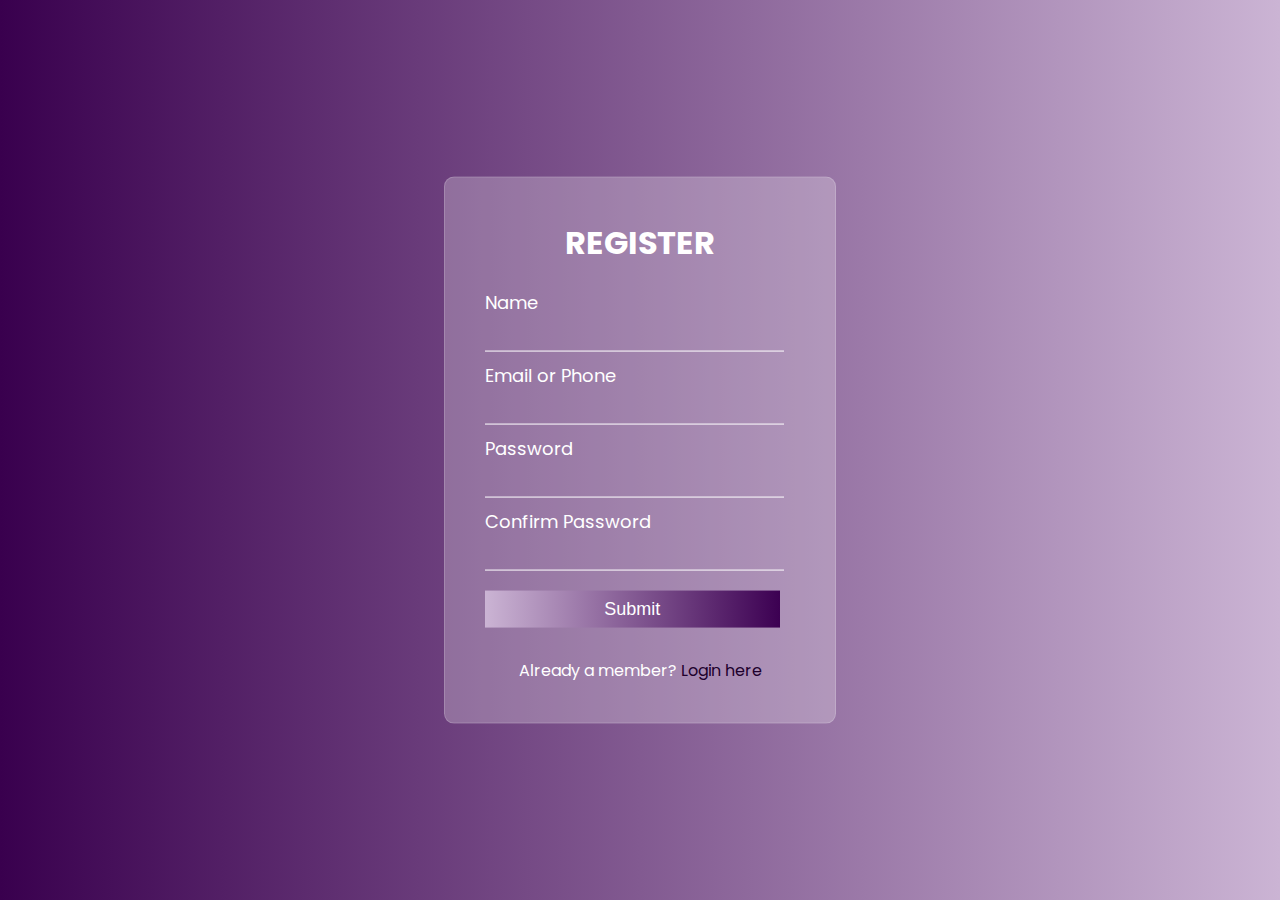
<file: sigin.html>
<!DOCTYPE html>
<html lang="en">
<head>
    <meta charset="UTF-8">
    <meta name="viewport" content="width=device-width, initial-scale=1.0">
    <title>Login</title>
    <style>

@import url('https://fonts.googleapis.com/css?family=Poppins:400,500,600,700&display=swap');

body{
  font-family: 'Poppins', sans-serif;
  background: linear-gradient(to right, #39004e, #cbb4d4);
}

input[type="checkbox"]{
    display: none;
}

.container{
    position: absolute;
    top: 50%;
    left: 50%;
    transform: translate(-50%, -50%);
    width: 350px;
    padding: 20px;
    border-radius: 10px;
    background: rgba(255, 255, 255, 0.25);
    border: 1px solid rgba(255, 255, 255, 0.18);
}




h1{
    text-align: center;
    color: white;
    text-transform: uppercase;
}

form{
    margin: 20px;
}

label{
    display: block;
    color: white;
    font-size: 18px;
    margin-top: 10px;
}

input{
    display: block;
    width: 90%;
    background: transparent;
    border: none;
    outline: none;
    border-bottom: 1px solid white;
    padding: 10px;
    color: white;
}

button{
    display: block;
    width: 95%;
    padding: 8px;
    border: none;
    outline: none;
    background: linear-gradient(to right, #cbb4d4, #3c0052);
    color: white;
    font-size: 18px;
    cursor: pointer;
    margin-top: 20px;
}

button:hover{
    color: white;
    border-radius: 20px;
    transition: 1s;
    box-shadow: 2px 2px 4px 4px white;
}

a{
    text-decoration: none;
    color: #20002c;
}

.link{
    margin-top: 30px;
    text-align: center;
    color: white;
}

a:hover{
    text-decoration: underline;
}
    </style>
    
</head>
<body>
    <div class="container">
        <h1>Register </h1>
        <form action="#">
            <label>Name</label>
            <input type="text">
            <label>Email or Phone</label>
            <input type="text">
            <label>Password</label>
            <input type="password">
            <label>Confirm Password</label>
            <input type="password">
            <button>Submit</button>
            <div class="link">Already a member? <a href="#">Login here</a></div>
        </form>
    </div>  
</body>
</html>
</file>
<file: styless.css>
:root{
    --purple:#821ec0;
}

*{
    margin:0;
    padding: 0;
    box-sizing: border-box;
    outline: none;
    border: none;
    text-decoration: none;
    text-transform: capitalize;
    transition: .2s linear;
}

html{
    font-size: 62.5%;
    scroll-behavior: smooth;
    scroll-padding-top:6rem ;
    overflow-x: hidden;
}

section{
    padding: 2rem 9%;
}

header{
    position: fixed;
    top:0;
    left: 0;
    right: 0;
    background-color: rgb(251, 240, 255);
    padding: 2rem 9%;
    display: flex;
    align-items: center;
    justify-content: space-between;
    z-index: 1000;
    box-shadow: 0 .5rem 1rem rgba(0,0,0,.1);

}

header .logo{
    font-size: 3rem;
    color: #333;
    font-weight: bolder;
}

header .logo span{
    color:var(--purple);
}

header .navbar a{
    font-size: 2rem;
    padding: 0 1.5rem;
    color: #666;
}

header .navbar a:hover{
    color: var(--purple);
}

header .icons a{
    font-size: 3rem;
    margin-left: 2rem;
    color: #333;
}

header .icons a:hover{
    color:var(--purple);
}

header #toggler{
    display: none;

}

header .fa-bars{
    font-size: 3rem;
    color: #333;
    border-radius: .5rem;
    padding: .5rem 1.5rem;
    cursor: pointer;
    border : .1rem solid #000000;
    display: none;
}








header .logo{
    font-size: 3rem;
    color: #333;
    font-weight: bolder;
    margin: 0; /* Reset margin */
}

.secondary-navbar img{
    height: 70px;
    width: 70px;
    border-radius: 50%;
    margin: 0; 
    margin-left: 10px;
}



.secondary-navbar {
    height: 80px; /* Example height */
    background-color: #fae2ff; /* Example background color */
    display: flex;
    align-items: center;
    /* justify-content: center; */
    margin-top: 80px;
    box-shadow: 0 .5rem 1rem rgba(0,0,0,.1);

}






.secondary-navbar input[type="text"] {
    padding: 0.5rem;
    border: 1px solid #ccc;
    border-radius: 20px;
    margin-right: 0.5rem;
    height: 50px;
    width: 500px;
    margin-left: 20px;
}

.secondary-navbar button {
    background-color:var(--purple); /* Example button color */
    color: #fff; /* Example button text color */
    border: none;
    border-radius: 20px;
    padding: 0.5rem 1rem;
    cursor: pointer;
    height: 50px;
    width: 50px;
}

.secondary-navbar button:hover {
    background-color: #000000; /* Example button hover color */
}


.secondary-navbar .social-icons {
    margin-left: 800px;
    font-size: 30px;

}
.social-icons i{
    margin-left: 10px;
}
i:hover{
color: #821ec0;
}
      

#slider input[type=radio] {
    display: none;
 }
 #slider label {
    cursor:pointer;
    text-decoration: none;
 }
 #slides {
    padding: 10px;
    border: 3px solid #ccc;
    background: hsl(271, 85%, 87%);
    position: relative;
    z-index: 1;
 }
 #overflow {
    width: 100%;
    overflow: hidden;
 }
 #slide1:checked ~ #slides .inner {
    margin-left: 0;
 }
 #slide2:checked ~ #slides .inner {
    margin-left: -100%;
 }
 #slide3:checked ~ #slides .inner {
    margin-left: -200%;
 }
 #slide4:checked ~ #slides .inner {
    margin-left: -300%;
 }
 #slides .inner {
    transition: margin-left 800ms cubic-bezier(0.770, 0.000, 0.175, 1.000);
    width: 400%;
    line-height: 0;
    height: 300px;
 }
 #slides .slide {
    width: 25%;
    float:left;
    display: flex;
    justify-content: center;
    align-items: center;
    height: 100%;
    color: #fff;
 }
 #slides .slide_1 {
 }
 #slides .slide_1 img{
    height: 100%;
    width: 100%;
 }
 #slides .slide_2 {
 }
 #slides .slide_2 img{
    height: 100%;
    width: 100%;
 }
 #slides .slide_3 {
    background: #007EA7;
 }
 #slides .slide_4 {
    background: #00A8E8;
 }
 #controls {
    margin: -180px 0 0 0;
    width: 100%;
    height: 50px;
    z-index: 3;
    position: relative;
 }
 #controls label {
    transition: opacity 0.2s ease-out;
    display: none;
    width: 50px;
    height: 50px;
    opacity: .4;
 }
 #controls label:hover {
    opacity: 1;
 }
 .slide1{
    background-image: url("slider1.avif");
 }
 #slide1:checked ~ #controls label:nth-child(2),
 #slide2:checked ~ #controls label:nth-child(3),
 #slide3:checked ~ #controls label:nth-child(4),
 #slide4:checked ~ #controls label:nth-child(1) {
    background: url(https://image.flaticon.com/icons/svg/130/130884.svg) no-repeat;
    float:right;
    margin: 0 -50px 0 0;
    display: block;
 }
 #slide1:checked ~ #controls label:nth-last-child(2),
 #slide2:checked ~ #controls label:nth-last-child(3),
 #slide3:checked ~ #controls label:nth-last-child(4),
 #slide4:checked ~ #controls label:nth-last-child(1) {
    background: url(https://image.flaticon.com/icons/svg/130/130882.svg) no-repeat;
    float:left;
    margin: 0 0 0 -50px;
    display: block;
 }
 #bullets {
    margin: 150px 0 0;
    text-align: center;
 }
 #bullets label {
    display: inline-block;
    width: 10px;
    height: 10px;
    border-radius:100%;
    background: #ccc;
    margin: 0 10px;
 }
 #slide1:checked ~ #bullets label:nth-child(1),
 #slide2:checked ~ #bullets label:nth-child(2),
 #slide3:checked ~ #bullets label:nth-child(3),
 #slide4:checked ~ #bullets label:nth-child(4) {
    background: #444;
 }



 .cake1{
    background-color: #f7ebfd;  
margin-top: 10px;
margin-left: 20px;
border-radius: 20px;
width: 1650px;
}

.cake1 #h1{
    top: 10px;
    font-style: normal;
    font-size: 50px;
    border-top: 10px;
    text-align: center;
    color: #35065e;

}

.cake1 figcaption{
   color: #3c1161;
}
.cake1 .divCat1{
    height: 350px;
    width:350px;
    display: inline-block;
    margin-left: 45px;
}

.cake1 .divCat1 :hover{
    transform:scale(1.1) ;

   transition: 0.5s;
}
.divCat1  img{
        margin-top: 60px;
        height: 370px;
        width: 350px;
        border-radius: 20px;
    }
    .divCat1  figcaption{
    text-align: center;
    font-weight: bolder;
    font-size: 20px;
    font-weight: bold;
}

/* End2 section */
.end2 {
    font-family: Arial, sans-serif;
    margin: 0;
    padding: 0;
    background:  #f4d7ff;
    width: 1650px;
    height: 850px;
    margin-left: 20px;
    border-radius: 20px;
    margin-top: 10px;
 }
 
 .end2 .container {
    margin: 200px auto 10px auto;
    max-width: 1500px;
    padding: 20px;
    background: linear-gradient(to right, #e9aeff, #72009f);
    border-radius: 8px;
    box-shadow: 0 0 10px rgba(0, 0, 0, 0.1);
    text-align: justify;
    overflow: hidden;
    color: #240036;
    transition: height 0.5s ease-in-out;
    position: absolute;
    margin-left: 50px;
 }
 
 .end2 .details {
    display: none;
 }
 
 .end2 .btn-read-more {
    display: block;
    margin: 20px auto 0;
    padding: 10px 20px;
    background: linear-gradient(to right, #e9aeff, #7f00b1);
    color: #ffffff;
    border: none;
    border-radius: 4px;
    cursor: pointer;
 }
 
 .end2 .img {
    float: right;
    margin-left: 20px;
    max-width: 300px;
    height: auto;
 }
 
 .end2 p {
    font-size: 15px;
    font-family: 'Times New Roman', Times, serif;
 }
 
 .end2 .text-img {
    font-size: 100px;
    background-image: url("1.png");
    background-size: contain;
    -webkit-background-clip: text;
    -webkit-text-fill-color: transparent;
    font-weight: bolder;
    text-align: center;
 }
 

 .option {
    width: 1650px;
    background-color: #e194ef;
    margin-top: 10px;
    height: 56px;
    margin-left: 20px;
    border-radius: 20px;
  }
  
  .option h1 {
    text-align: center;
    margin-bottom: 20px;
    font-size: 50px; 
    font-family: 'Times New Roman', Times, serif;
  }
  body .main {
    height: 700px;
    width: 1650px;
    display: flex;
    flex-direction: row; 
    align-items: center;
    justify-content: center;
    margin-top: 20px;
   background-color: #e5cdf9;
   margin-left: 20px;
   border-radius: 20px;
  }
  
  .main .member {
    margin-top: 20px;
    height: 600px;
    width: 500px;
    border-radius: 20px;
    box-shadow: 0 0 10px 5px grey; 
    margin-left: 20px;
  }
  
  .member img {
    position: relative;
    height: 300px;
    width: 300px;
    border-radius: 50%;
    margin-top: 20px;
    margin-left:100px;
    box-shadow: 0 0 10px rgba(0, 0, 0, 0.5); /* Adjust the values as needed */
  }
  
  .member a {
    margin-top: 30px;
    text-align: center; /* Center align text horizontally */
    display: block; /* Convert to a block-level element */
    font-size: 20px;
    font-family: Georgia, 'Times New Roman', Times, serif;
    font-weight: 800;
  
  }
  
  .member h6 {
    text-align: center; 
    font-size: medium;
    font-family: Georgia, 'Times New Roman', Times, serif;
  font-style: italic;
  margin-top: 10px;
  }
 

  body .old{
    background-color: #e5cdf9;
    height: 300px;
    width: 1650px;
    margin-left: 20px;
    border-radius: 20px;
    margin-top: 10px;
    justify-content: center;
 }
 h3{
    color:rgb(39, 5, 58);
    text-align:center;
    font-size: large;
    font-weight: 300;
}
h4{
    color:rgb(61, 7, 76);
    text-align:center;
    font-size: medium;
    font-weight: 300;

}

body .end{
    height: 300px;
    width: 1650px;
    border-radius: 20px;
    margin-left: 20px;
    background-color:#d699ff;
    
    margin-top: 10px;
    display: flex;
   flex-direction: row; 
   align-items: center;
   justify-content: center;
 }
 
 .end .copy {
    height: 350px;
    width: 380px;
    border-radius: 20px;
    margin-left: 20px;
  }
 
  .copy h3{
    font-weight: bold;
    font-size: 25px;
    text-align: left;
    margin-left: 20px;
    margin-top: 60px;
  }
 
  .copy p{
    font-size: 20px;
    text-align: left;
    margin-left: 20px;
  }
 
  .copy img{
    height: 200px;
    width: 200px;
    border-radius: 50%;
 margin-left: 100px;
 margin-top: 10px; }


















 
 @media screen and (max-width: 900px) {
    #slide1:checked ~ #controls label:nth-child(2),
    #slide2:checked ~ #controls label:nth-child(3),
    #slide3:checked ~ #controls label:nth-child(4),
    #slide4:checked ~ #controls label:nth-child(1),
    #slide1:checked ~ #controls label:nth-last-child(2),
    #slide2:checked ~ #controls label:nth-last-child(3),
    #slide3:checked ~ #controls label:nth-last-child(4),
    #slide4:checked ~ #controls label:nth-last-child(1) {
       margin: 0;
    }
    #slides {
       max-width: calc(100% - 140px);
       margin: 0 auto;
    }
 }
@media(max-width:991px){

    html{
        font-size: 55%;
      
    }

    header{
        padding: 2 rem;
    }

    section{
        padding: 2rem;
    }

    .home{
        background-position: left;
    }
}

@media(max-width:768px){

    header .fa-bars{
        display: block;
    }

    header .navbar{
        position: absolute;
        top:100%;
        left:0;
        right: 0;
        background: #fff;
        border-top: .1rem solid black;
        clip-path:polygon(0 0, 100% 0, 100% 0, 0 0) ;
    }

    header #toggler:checked ~ .navbar{
        clip-path:polygon(0 0, 100% 0, 100% 100%, 0% 100%) ;

    }

    header .navbar a{
        margin: 1.5rem;
        padding: 1.5rem;
        background: #fff;
        border: .1rem solid rgb(0,0,0,.1);
        display: block;
    }

    .home .content h3{
        font-size: 5rem;
    }

    .home .content span{
        font-size: 3.5rem;
    }
    .home .content p{
        font-size: 2.5rem;
    }

    .icons-container.icons h3{
    
        font-size: 2rem;
        
         }
         .icons-container.icons span{
            font-size: 2rem;
            
             }
        
             .secondary-navbar {
                padding: 1rem; 
                height: auto; /* Set height to auto to adjust based on content */
                justify-content: flex-start; /* Align items to the start */
                margin-top: 70px; /* Remove top margin */
            }
        
            .secondary-navbar input[type="text"] {
                width: 50%; /* Adjust width */
                margin-left: 1rem; /* Adjust margin */
            }
        
            .secondary-navbar button {
                margin-left: 0.5rem; /* Adjust margin */
            }
        
            .secondary-navbar .social-icons {
                margin-left: auto;
                font-size: 20px; /* Align social icons to the right */
            }
            .cake1 {
                width: calc(100% - 40px); /* Adjust width */
                margin-left: 20px; /* Adjust left margin */
            }
            .cake1 #h1{
                font-size: 35px;
                margin-bottom: 20px;
            }
            .cake1 .divCat1 {
                display: flex;
                flex-direction: column; /* Align items vertically */
                height: auto; /* Adjust height */
                width: 200px; /* Adjust width */
                margin-left: auto; /* Center horizontally */
                margin-right: auto; /* Center horizontally */
                margin-bottom: 20px; /* Add bottom margin for spacing */
                align-items: center; 
            }
            .divCat1 figcaption {
                text-align: center; /* Center text */
                margin-top: 10px; /* Add top margin for spacing */
            }
            .divCat1 img {
                margin-top: 0; /* Reset top margin */
                margin-bottom: 10px; /* Add bottom margin for spacing */
                width: 300px; /* Adjust image width */
                height: 300px; /* Maintain aspect ratio */
                border-radius: 10px; /* Adjust border radius */
            }
            .option{
                width: calc(100% - 40px); /* Adjust width */
                margin-left: 20px;
            }
            .end2 {
                width: calc(100% - 40px); /* Adjust width */
                margin-left: 20px; /* Adjust left margin */
            }
            body .main {
                width: calc(100% - 40px); /* Adjust width */
                margin-left: 20px;
                display: flex;
                flex-direction: column;
                height:1250px ;
            }
            body .old{
                width: calc(100% - 40px); /* Adjust width */
                margin-left: 20px; 
                height: 500px;
            }
            h3{
                font-size: 15px;
            }
            
            .main .member {
                width: 90%; /* Adjust width */
                border-radius: 20px;
                box-shadow: 0 0 10px 5px grey;
                padding: 20px; /* Add padding */
            }
            
            .member img {
                width: 300px; /* Adjust image width */
                height: 300px; /* Maintain aspect ratio */
                border-radius: 50%; /* Adjust border radius */
                margin: 0 auto 20px; /* Center horizontally and add bottom margin */
                display: block; /* Ensure the image behaves as a block element */
                box-shadow: 0 0 10px rgba(0, 0, 0, 0.5); /* Adjust box shadow */
            }
            
            .member a {
                margin-top: 20px; /* Adjust top margin */
                text-align: center; /* Center align text horizontally */
                display: block; /* Convert to a block-level element */
                font-size: 15px;
                font-family: Georgia, 'Times New Roman', Times, serif;
                font-weight: 800;
            }
            
            .member h6 {
                text-align: center; /* Center align text horizontally */
                font-size: small; /* Adjust font size */
                font-family: Georgia, 'Times New Roman', Times, serif;
                font-style: italic;
                margin-top: 10px; /* Adjust top margin */
            }
            .end2 .container {
                margin-top: 120px; 
                margin-left: 10px;
                width: 480px;
            }
        
            .end2 .btn-read-more {
                margin-top: 10px; /* Adjust margin-top */
            }
        
            .end2 p {
                font-size: 12px; 
                font-weight: 800;
            }
        
            .end2 .text-img {
                font-size: 60px; /* Adjust font size */
            }
            body .end{
                width: calc(100% - 40px); /* Adjust width */
                margin-left: 20px; 
                display: flex;
                flex-direction: row;
            }
            .end .copy {
                height: 350px;
                width: 350px;
                border-radius: 20px;
                margin-left: 10px;
              }
             
              .copy h3{
                font-weight: bold;
                font-size: 20px;
                text-align: left;
                margin-left: 10px;
                margin-top: 60px;
              }
             
              .copy p{
                font-size: 15px;
                text-align: left;
                margin-left: 10px;
              }
             
              .copy img{
                height: 100px;
                width: 100px;
                border-radius: 50%;
             margin-left: 8px;
             margin-top: 50px; }
}

@media(max-width:450px){

    html{
        font-size: 50%;
      
    }
    .heading{
        font-size: 3rem;
    }
    secondary-navbar input[type="text"] {
        width: 60%;
    }
    .cake1 .divCat1 {
        vertical-align: top; 
        height: 200px;
        width: 200px;
    }
}
</file>
<file: style.css>
/* CSS for the partitions */
    body, html {
      height: 100%;
      margin: 0;
      padding: 0;
  }
  html, body {
          height: 100%;
          width: 100%;
          margin: 0;
      }
     
  .container {
      display: flex;
      height: 1000px;
  }

.partition1 {
      width: 190px;
      background-color: rgb(244, 215, 255);
      padding: 20px;
      height: 600px;
      position: fixed;
  }
  .box input{
      height: 30px;
      width: 300px;
      margin-left: 10px;
      border: #fff;

     }

     .partition1 h3{
      font-size: 25px;
      

     }
     .partition1 h1{
      font-size: 30px;
      

     }


     .a{
      font-size: 17px;
     }
  input[type="checkbox"] {
      -webkit-appearance: none;
      -moz-appearance: none;
      appearance: none;
      width: 15px;
      height: 15px;
      border: 2px solid #555;
      border-radius: 3px;
      outline: none;
      cursor: pointer;
      vertical-align: middle;
  }

  input[type="checkbox"]:checked {
      background-color: #555;
  }


  .partition2 {
      flex: 1;
      background-color: rgb(253, 253, 253);
      padding: 20px;
      margin-left: 160px;

  }

  .partition2 .cake1{
  background-color: #f7ebfd;  
margin-top: 10px;
margin-left: 20px;
border-radius: 20px;
width: 1450px;
height: 1650px;
}

.cake1 #h1{
  top: 10px;
  font-style: normal;
  font-size: 50px;
  border-top: 10px;
  text-align: center;
  color: #35065e;

}

.cake1 figcaption{
 color: #3c1161;
}
.cake1 .divCat1{
  height: 500px;
  width:450px;
  display: inline-block;
  margin-left: 20px;
  margin-top: 10px;
  background: #f3f1f5;
  box-shadow: 0 0 10px 5px grey;
  
}


.divCat1  img{
      margin-top: 10px;
      margin-left: 10px;
      height: 380px;
      width: 430px;
      border-radius: 20px;
  }
  .divCat1  figcaption{
  text-align: left;
  font-weight: bolder;
  font-size: 15px;
  font-weight: bold;
  margin-top: 20px;
  float: left;
  margin-left: 20px;


}

.divCat1 .star{
margin-right: 20px;
float: right;
margin-bottom: 20px;
background-color: green;
height: 30px;
width: 43px;
border-radius: 8px;
text-align: center;
font-size: 18px;
color: #fff;
}
:root {
  --purple: #821ec0;
}

/* Reset CSS */
* {
  margin: 0;
  padding: 0;
  box-sizing: border-box;
  outline: none;
  border: none;
  text-decoration: none;
  text-transform: capitalize;
  transition: .2s linear;
}

/* Global HTML styling */
html {
  font-size: 62.5%;
  scroll-behavior: smooth;
  scroll-padding-top: 6rem;
  overflow-x: hidden;
}

/* Header styling */
header {
  position: fixed;
  top: 0;
  left: 0;
  right: 0;
  background-color: rgb(251, 240, 255);
  padding: 2rem 9%;
  display: flex;
  align-items: center;
  justify-content: space-between;
  z-index: 1000;
  box-shadow: 0 .5rem 1rem rgba(0, 0, 0, .1);
}

header .logo {
  font-size: 3rem;
  color: #333;
  font-weight: bolder;
}

header .navbar a {
  font-size: 2rem;
  padding: 0 1.5rem;
  color: #666;
}

header .icons a {
  font-size: 3rem;
  margin-left: 2rem;
  color: #333;
}

header #toggler {
  display: none;
}

header .fa-bars {
  font-size: 3rem;
  color: #333;
  border-radius: .5rem;
  padding: .5rem 1.5rem;
  cursor: pointer;
  border: .1rem solid #000000;
  display: none;
}

.secondary-navbar img{
  height: 70px;
  width: 70px;
  border-radius: 50%;
  margin: 0; 
  margin-left: 10px;
}



.secondary-navbar {
  height: 80px; /* Example height */
  background-color: #fae2ff; /* Example background color */
  display: flex;
  align-items: center;
  /* justify-content: center; */
  margin-top: 80px;
  box-shadow: 0 .5rem 1rem rgba(0,0,0,.1);

}






.secondary-navbar input[type="text"] {
  padding: 0.5rem;
  border: 1px solid #ccc;
  border-radius: 20px;
  margin-right: 0.5rem;
  height: 50px;
  width: 500px;
  margin-left: 20px;
}

.secondary-navbar button {
  background-color:var(--purple); /* Example button color */
  color: #fff; /* Example button text color */
  border: none;
  border-radius: 20px;
  padding: 0.5rem 1rem;
  cursor: pointer;
  height: 50px;
  width: 50px;
}

.secondary-navbar button:hover {
  background-color: #000000; /* Example button hover color */
}


.secondary-navbar .social-icons {
  margin-left: 800px;
  font-size: 30px;

}
.social-icons i{
  margin-left: 10px;
}
i:hover{
color: #821ec0;
}
    


/* Media queries */
@media screen and (max-width: 991px) {
  /* Adjustments for smaller screens */
  html {
      font-size: 55%;
  }

  header {
      padding: 2rem;
  }

  .secondary-navbar input[type="text"] {
      width: 50%; /* Adjust width */
      margin-left: 1rem; /* Adjust margin left */
  }

  .secondary-navbar .social-icons {
      margin-left: auto; /* Align social icons to the right */
      font-size: 20px;
  }
}

@media screen and (max-width: 768px) {
  /* Adjustments for even smaller screens */
  header .fa-bars {
      display: block;
  }

  header .navbar {
      position: absolute;
      top: 100%;
      left: 0;
      right: 0;
      background: #fff;
      border-top: .1rem solid black;
      clip-path: polygon(0 0, 100% 0, 100% 0, 0 0);
  }

  header #toggler:checked ~ .navbar {
      clip-path: polygon(0 0, 100% 0, 100% 100%, 0% 100%);
  }

  header .navbar a {
      margin: 1.5rem;
      padding: 1.5rem;
      background: #fff;
      border: .1rem solid rgb(0, 0, 0, .1);
      display: block;
  }

  .secondary-navbar {
      padding: 1rem;
      height: auto; /* Set height to auto to adjust based on content */
      justify-content: flex-start; /* Align items to the start */
      margin-top: 70px; /* Remove top margin */
  }

  .secondary-navbar input[type="text"] {
      width: 60%; /* Adjust width */
  }

  .cake1 .divCat1 {
      vertical-align: top; /* Align items vertically */
      height: 200px; /* Adjust height */
      width: 200px; /* Adjust width */
  }
  .box input{
      height: 30px;
      width: 300px;
      margin-left: 10px;
      border: #fff;

     }
     .cake1 {
              width: calc(100% - 40px); /* Adjust width */
              margin-left: 20px; 
              display: flex;
              flex-direction: column;
          }
          .partition2 {
              width: calc(100% - 40px);
              background-color: #ffffff;

  }

  .partition2 .cake1{
  background-color: #ffffff;  
border-radius: 20px;
width: calc(100% - 20px);

}

.cake1 #h1{
  top: 10px;
  font-style: normal;
  font-size: 35px;
  border-top: 10px;
  text-align: center;
  color: #35065e;

}

.cake1 figcaption{
 color: #3c1161;
}
.cake1 .divCat1{
  height: 500px;
  width:320px;
  display: inline-block;
  margin-left: 6px;
  margin-top: 10px;
  background: #ffffff;
  box-shadow: 0 0 10px 5px grey;
  
}


.divCat1  img{
      margin-top: 10px;
      margin-left: 10px;
      height: 300px;
      width: 300px;
      border-radius: 20px;
  }
  .divCat1  figcaption{
  text-align: left;
  font-weight: bolder;
  font-size: 15px;
  font-weight: bold;
  margin-top: 20px;
  float: left;
  margin-left: 20px;


}

.divCat1 .star{
margin-right: 20px;
float: right;
margin-bottom: 20px;
background-color: green;
height: 30px;
width: 43px;
border-radius: 8px;
text-align: center;
font-size: 18px;
color: #fff;
}
}

@media screen and (max-width: 450px) {
  /* Adjustments for even smaller screens */
  html {
      font-size: 50%;
  }

  .heading {
      font-size: 3rem;
  }

  .secondary-navbar input[type="text"] {
      width: 60%; /* Adjust width */
  }

  .cake1 .divCat1 {
      vertical-align: top; /* Align items vertically */
      height: 200px; /* Adjust height */
      width: 200px; /* Adjust width */
  }
}
</file>
<file: login.css>
*{
    margin: 0;
    padding: 0;
    box-sizing: border-box;
    font-family: "Poppins",sans-serif;
}

body{
    /* display: flex;
    justify-content: center; */
    align-items: center;
    /* min-height: 100ch; */
    background-image: url("login1.jpg");
    background-size: cover;
    /* background-position: center; */
    float: right;
    /* margin-left: 150px; */
    margin-top: 200px;
    margin-right: 50px;
}
#i {
   position: fixed;
   top: 10px;
   left: 10px;
   font-size: 50px;
}
#text{
    position: fixed;
    top: 60px;
    left: 10px;
    font-size: 20px;  
}
.wrapper{
    /* background-color: pink; */
    width: 420px;
    /* background-image: url("login1.jpg"); */
    color:rgba(5, 5, 5, 0.966);
    padding: 30px 40px;
    /* background: transparent; */
    border: 3px solid rgba(7, 7, 7, 0.943);
    box-shadow: 0 0 10px black;

}

.wrapper h1{
    font-size:36px;
    text-align: center;
}

.wrapper .input-box{
    width:100%;
    height: 40px;
    position: relative;
    margin : 30px 0;
    cursor: pointer;
}

.input-box input{
    width: 100%;
    height: 100%;
    background: transparent;
    padding-left: 5px;

    border: 2px solid rgba(255, 255, 255, 255);
    border-radius: 40px;
    font-size: 16px;
    color: #050505;
    border: 3px solid rgba(7, 7, 7, 0.943);
    cursor: pointer;

   
}
.input-box input:hover{
box-shadow: 0px 0px 20px black;
}

.input-box input::placeholder{
    color: #050505;
    text-align: center;
    font-weight: bold;

}

.input-box i{
    position: absolute;
    right: 30px;
    top:50%;
    transform: translateY(-50%) ;
   
    font-size: 20px;
}
 .wrapper .btm{
    width: 100%;
    height: 45px;
    background-color: #fff;
    border: none;
    outline: none;
    border-radius: 40px;
    cursor: pointer;
    color: #333;
    font-weight: bolder;
    font-size: medium;
    box-shadow: 0 0 10px black;
    border: 3px solid rgba(7, 7, 7, 0.943);

 }

 .wrapper .register-link{
    font-size: 16.5px;
    text-align: center;
    margin-top: 20px;
    font-weight: bold;
    color: black;
 }

 .register-link p a:hover{
    text-decoration: underline;
    color: rgb(26, 7, 104);

 }

 .button2{
    background-color: white;
    color: #1652ad ;
   
    border-color: #1652ad;
    height: 36px;
    width: 62px;
    border-style: solid;
    border-radius: px;
    border-width: 1px;
    cursor: pointer;
    margin-left: 8px;

}
.wrapper:hover{
    background-size: cover;
    border-radius:40px ;
    transition: 2s;

    cursor: pointer;
 
   
}
.wrapper .btm:hover{
    box-shadow: 0 0 10px rgb(119, 217, 108);
    color: #fff;
    background-color: #050505;
}
</file>
<file: register.css>
*{
    margin: 0;
    padding: 0;
    box-sizing: border-box;
    font-family: "Poppins",sans-serif;
}

body{
    /* display: flex;
    justify-content: center; */
    align-items: center;
    /* min-height: 100ch; */
    background-image: url("login1.jpg");
    background-size: cover;
    /* background-position: center; */
    float: right;
    /* margin-left: 150px; */
    margin-top: 100px;
    margin-right: 50px;
}
#i {
   position: fixed;
   top: 10px;
   left: 10px;
   font-size: 50px;
}
#text{
    position: fixed;
    top: 60px;
    left: 10px;
    font-size: 20px;  
}
.wrapper{
    /* background-color: pink; */
    width: 420px;
    /* background-image: url("login1.jpg"); */
    color:rgba(5, 5, 5, 0.966);
    padding: 30px 40px;
    /* background: transparent; */
    border: 3px solid rgba(7, 7, 7, 0.943);
    box-shadow: 0 0 10px black;

}

.wrapper h1{
    font-size:36px;
    text-align: center;
}

.wrapper .input-box{
    width:100%;
    height: 40px;
    position: relative;
    margin : 30px 0;
    cursor: pointer;
}

.input-box input{
    width: 100%;
    height: 100%;
    background: transparent;
    padding-left: 5px;

    border: 2px solid rgba(255, 255, 255, 255);
    border-radius: 40px;
    font-size: 16px;
    color: #050505;
    border: 3px solid rgba(7, 7, 7, 0.943);
    cursor: pointer;

   
}
.input-box input:hover{
box-shadow: 0px 0px 20px black;
}

.input-box input::placeholder{
    color: #050505;
    text-align: center;
    font-weight: bold;

}

.input-box i{
    position: absolute;
    right: 30px;
    top:50%;
    transform: translateY(-50%) ;
   
    font-size: 20px;
}
 .wrapper .btm{
    width: 100%;
    height: 45px;
    background-color: #fff;
    border: none;
    outline: none;
    border-radius: 40px;
    cursor: pointer;
    color: #333;
    font-weight: bolder;
    font-size: medium;
    box-shadow: 0 0 10px black;
    border: 3px solid rgba(7, 7, 7, 0.943);

 }

 .wrapper .register-link{
    font-size: 16.5px;
    text-align: center;
    margin-top: 20px;
    font-weight: bold;
    color: black;
 }

 .register-link p a:hover{
    text-decoration: underline;
    color: rgb(26, 7, 104);

 }

 .button2{
    background-color: white;
    color: #1652ad ;
   
    border-color: #1652ad;
    height: 36px;
    width: 62px;
    border-style: solid;
    border-radius: px;
    border-width: 1px;
    cursor: pointer;
    margin-left: 8px;

}
.wrapper:hover{
    background-size: cover;
    border-radius:40px ;
    transition: 2s;

    cursor: pointer;
 
   
}
.wrapper .btm:hover{
    box-shadow: 0 0 10px rgb(119, 217, 108);
    color: #fff;
    background-color: #050505;
}
</file>
